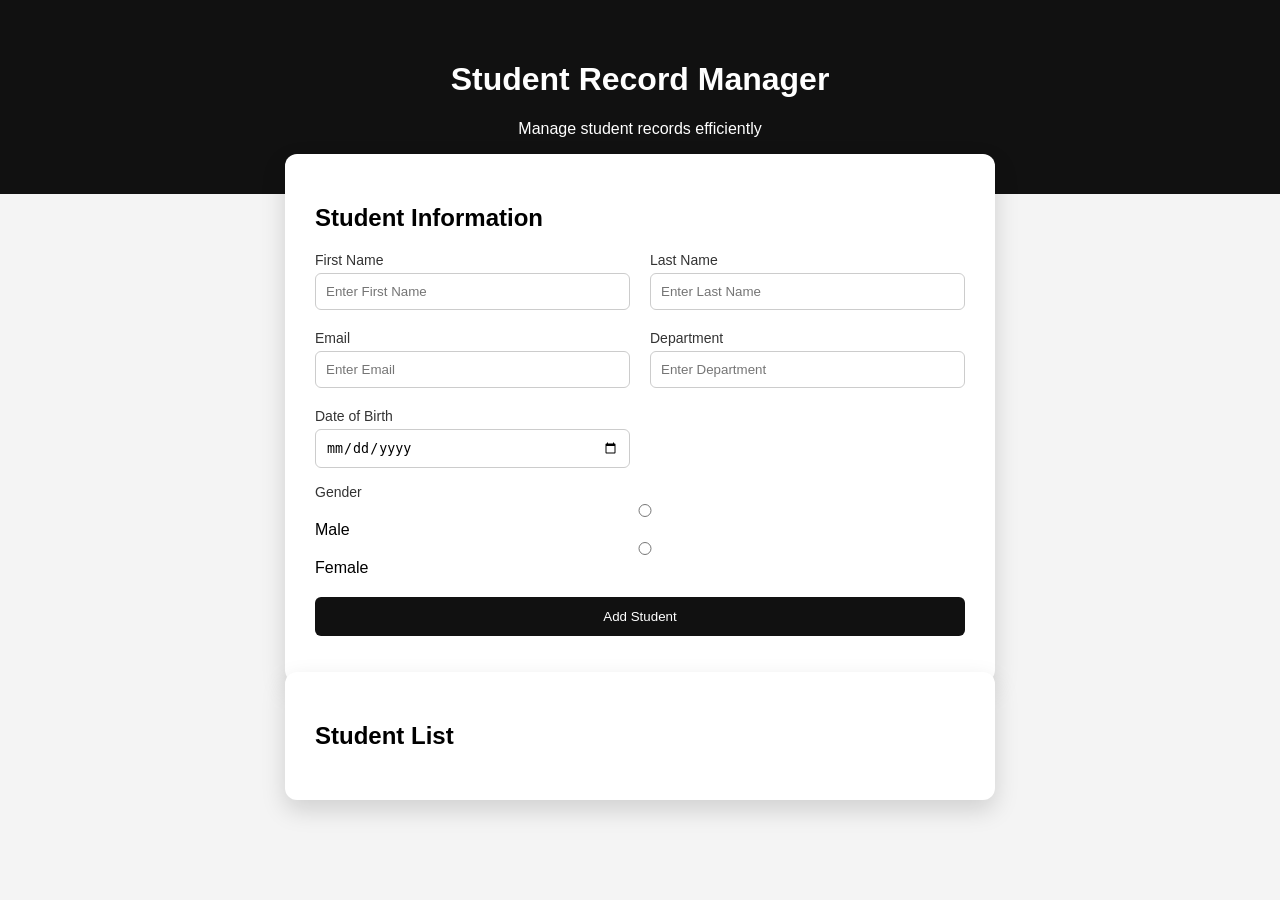
<file: Task_2/index.html>
<!DOCTYPE html>
<html>
<head>
    <title>Student Record Manager</title>
    <link rel="stylesheet" href="style.css">
</head>
<body>
 
<!-- HEADER -->
<div class="header">
    <h1>Student Record Manager</h1>
    <p>Manage student records efficiently</p>
</div>

<!-- FORM -->
<div class="form-container">

    <h2>Student Information</h2>

    <form id="studentForm">

        <div class="grid">

            <div class="input-group">
                <label>First Name</label>
                <input type="text" id="fname" placeholder="Enter First Name">
            </div>

            <div class="input-group">
                <label>Last Name</label>
                <input type="text" id="lname" placeholder="Enter Last Name">
            </div>

            <div class="input-group">
                <label>Email</label>
                <input type="email" id="email" placeholder="Enter Email">
            </div>

            <div class="input-group">
                <label>Department</label>
                <input type="text" id="course" placeholder="Enter Department">
            </div>

            <div class="input-group">
                <label>Date of Birth</label>
                <input type="date" id="dob">
            </div>

            

        </div>

        <div class="gender">
            <label>Gender</label><br>
            <input type="radio" name="gender"> Male
            <input type="radio" name="gender"> Female
        </div>

        <button type="submit">Add Student</button>

        <p id="error"></p>

    </form>

</div>

<!-- STUDENT LIST -->
<div class="form-container">
    <h2>Student List</h2>
    <div id="studentList" class="grid"></div>
</div>

<script src="script.js"></script>

</body>
</html>
</file>
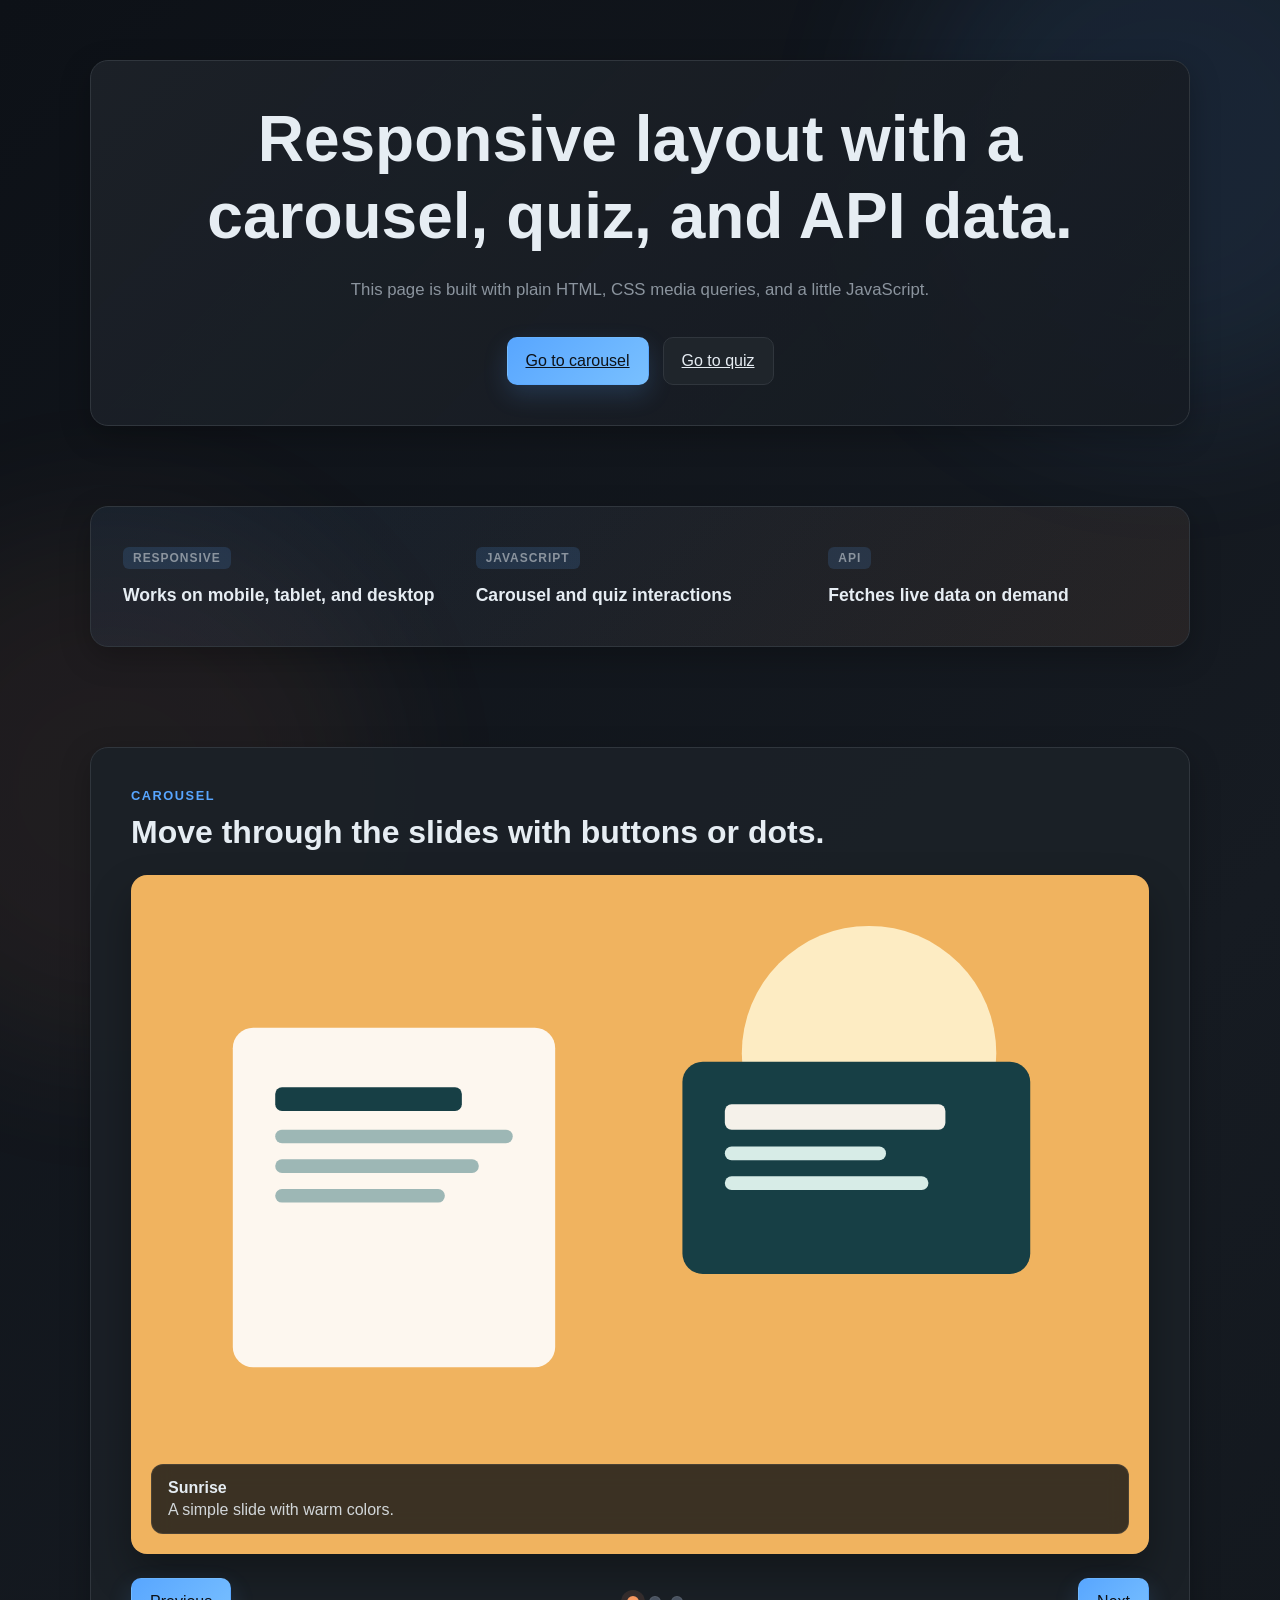
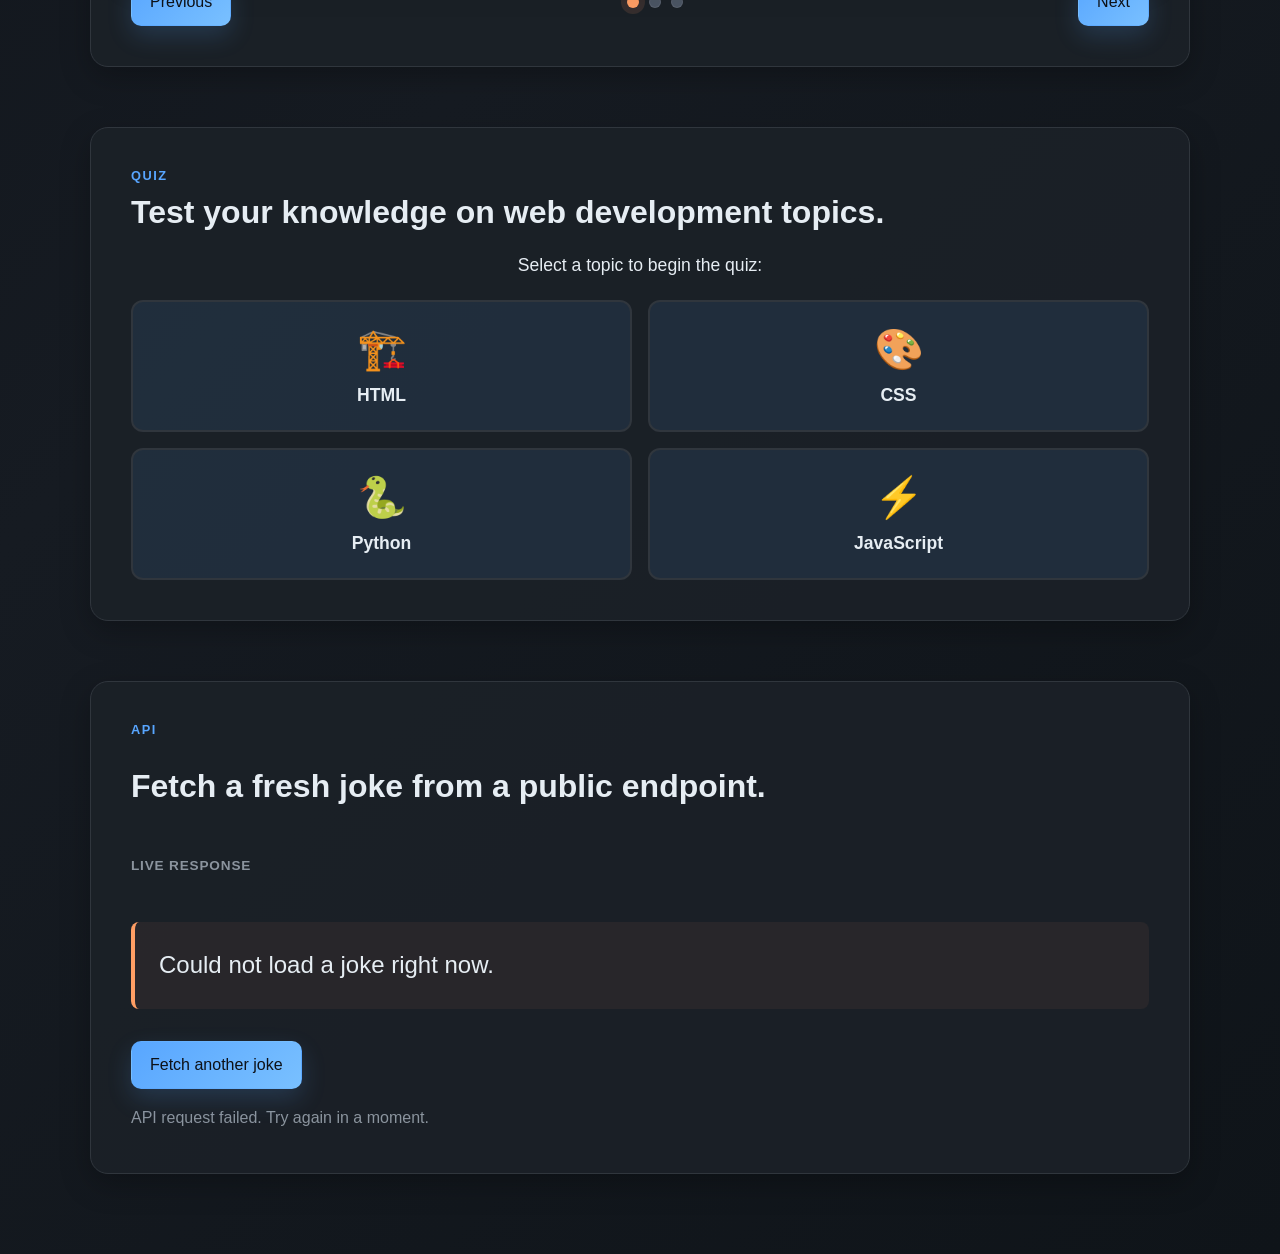
<file: Task_3/index.html>
<!DOCTYPE html>
<html lang="en">
<head>
  <meta charset="UTF-8" />
  <meta name="viewport" content="width=device-width, initial-scale=1.0" />
  <title></title>
  <link rel="stylesheet" href="style.css" />
</head> 

<body>
  <main class="page-shell">
    <header class="intro card">
      <h1>Responsive layout with a carousel, quiz, and API data.</h1>
      <p class="lede">
        This page is built with plain HTML, CSS media queries, and a little JavaScript.
      </p>
      <div class="hero-actions">
        <a href="#carousel" class="primary-btn">Go to carousel</a>
        <a href="#quiz" class="secondary-btn">Go to quiz</a>
      </div>
    </header>

    <section class="card note-row">
      <div>
        <span class="small-label">Responsive</span>
        <strong>Works on mobile, tablet, and desktop</strong>
      </div>
      <div>
        <span class="small-label">JavaScript</span>
        <strong>Carousel and quiz interactions</strong>
      </div>
      <div>
        <span class="small-label">API</span>
        <strong>Fetches live data on demand</strong>
      </div>
    </section>

    <section class="grid">
      <article class="card" id="carousel">
        <p class="eyebrow">Carousel</p>
        <h2>Move through the slides with buttons or dots.</h2>
        <div class="carousel">
          <div class="carousel-stage" aria-live="polite">
            <img id="carouselImage" alt="Carousel slide" />
            <div class="carousel-caption">
              <strong id="carouselTitle"></strong>
              <p id="carouselDescription"></p>
            </div>
          </div>
          <div class="carousel-controls">
            <button id="prevSlide" type="button">Previous</button>
            <div class="dots" id="slideDots" aria-label="Carousel navigation"></div>
            <button id="nextSlide" type="button">Next</button>
          </div>
        </div>
      </article>

      <article class="card" id="quiz">
        <p class="eyebrow">Quiz</p>
        <h2>Test your knowledge on web development topics.</h2>
        <div class="quiz" id="quizApp">
          <div id="topicSelector" class="topic-selector">
            <p class="topic-intro">Select a topic to begin the quiz:</p>
            <div class="topic-buttons">
              <button type="button" class="topic-btn" data-topic="html">
                <span class="topic-icon">🏗️</span>
                <span class="topic-name">HTML</span>
              </button>
              <button type="button" class="topic-btn" data-topic="css">
                <span class="topic-icon">🎨</span>
                <span class="topic-name">CSS</span>
              </button>
              <button type="button" class="topic-btn" data-topic="python">
                <span class="topic-icon">🐍</span>
                <span class="topic-name">Python</span>
              </button>
              <button type="button" class="topic-btn" data-topic="javascript">
                <span class="topic-icon">⚡</span>
                <span class="topic-name">JavaScript</span>
              </button>
            </div>
          </div>
          <div id="quizContent" class="quiz-content" style="display: none;">
            <div class="quiz-meta">
              <span id="questionCounter"></span>
              <span id="scoreCounter"></span>
            </div>
            <h3 id="questionText"></h3>
            <div class="answers" id="answerList"></div>
            <div class="quiz-actions">
              <button id="quizNext" type="button">Check answer</button>
              <button id="quizRestart" type="button" class="ghost-btn">Change topic</button>
            </div>
            <p id="quizFeedback" class="feedback"></p>
          </div>
        </div>
      </article>

      <article class="card api-card" id="api">
        <p class="eyebrow">API</p>
        <h2>Fetch a fresh joke from a public endpoint.</h2>
        <p class="api-label">Live response</p>
        <blockquote id="jokeText">Loading a fresh joke...</blockquote>
        <button id="refreshJoke" type="button">Fetch another joke</button>
        <p id="apiStatus" class="status"></p>
      </article>
    </section>
  </main>

  <script src="script.js"></script>
</body>
</html>
</file>
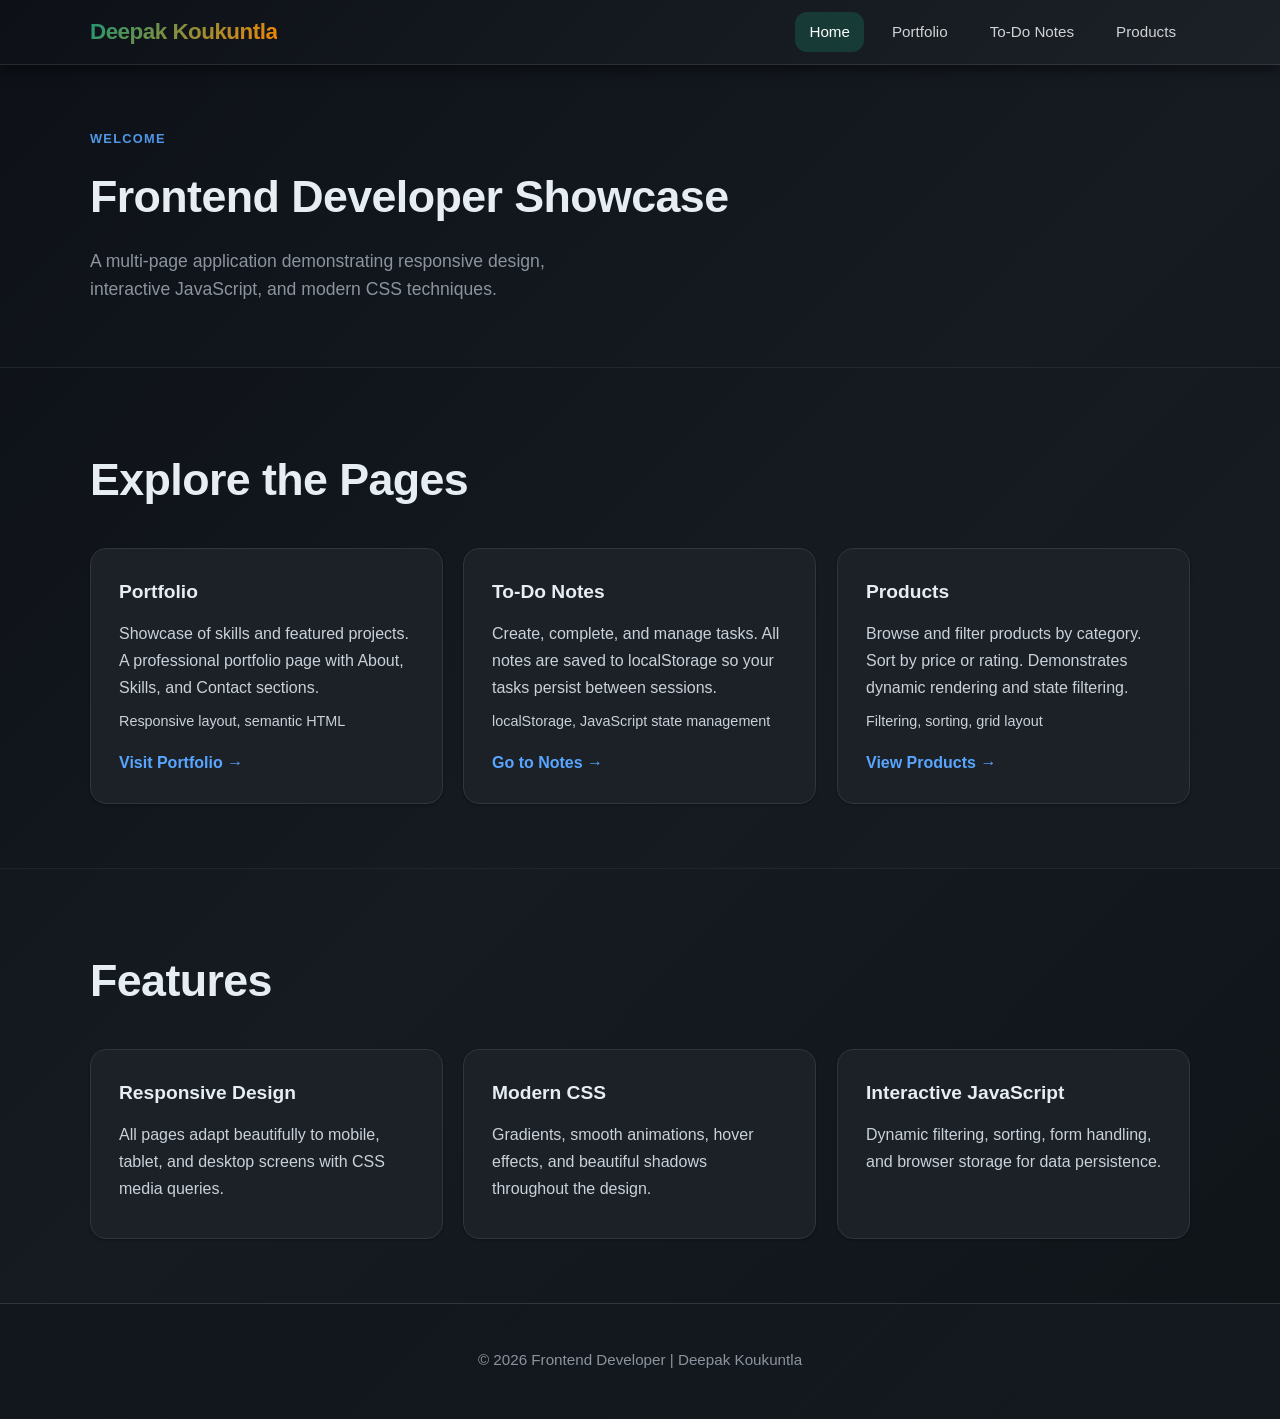
<file: Task_4/index.html>
<!DOCTYPE html>
<html lang="en">
<head>
  <meta charset="UTF-8" />
  <meta name="viewport" content="width=device-width, initial-scale=1.0" />
 
  <title>Frontend Developer | Home</title>
  <link rel="stylesheet" href="style.css" />
</head>
<body>
  <header class="site-header">
    <div class="container nav-wrap">
      <a href="index.html" class="logo">Deepak Koukuntla</a>
        <nav>
        <a href="index.html" class="active">Home</a>
        <a href="portfolio.html">Portfolio</a>
        <a href="notes.html">To-Do Notes</a>
        <a href="products.html">Products</a>
      </nav>
    </div>
  </header>

  <main>
    <section class="section hero">
      <div class="container">
        <p class="tag">Welcome</p>
        <h2>Frontend Developer Showcase</h2>
        <p class="lead">A multi-page application demonstrating responsive design, interactive JavaScript, and modern CSS techniques.</p>
      </div>
    </section>

    <section class="section alt">
      <div class="container">
        <h2>Explore the Pages</h2>
        <div class="portfolio-grid">
          <article class="card">
            <h3>Portfolio</h3>
            <p>
              Showcase of skills and featured projects. A professional portfolio page with About, Skills, and Contact sections.
            </p>
            <p class="meta">Responsive layout, semantic HTML</p>
            <a href="portfolio.html" class="btn-link">Visit Portfolio →</a>
          </article>

          <article class="card">
            <h3>To-Do Notes</h3>
            <p>
              Create, complete, and manage tasks. All notes are saved to localStorage so your tasks persist between sessions.
            </p>
            <p class="meta">localStorage, JavaScript state management</p>
            <a href="notes.html" class="btn-link">Go to Notes →</a>
          </article>

          <article class="card">
            <h3>Products</h3>
            <p>
              Browse and filter products by category. Sort by price or rating. Demonstrates dynamic rendering and state filtering.
            </p>
            <p class="meta">Filtering, sorting, grid layout</p>
            <a href="products.html" class="btn-link">View Products →</a>
          </article>
        </div>
      </div>
    </section>

    <section class="section">
      <div class="container">
        <h2>Features</h2>
        <div class="portfolio-grid">
          <article class="card">
            <h3>Responsive Design</h3>
            <p>All pages adapt beautifully to mobile, tablet, and desktop screens with CSS media queries.</p>
          </article>
          <article class="card">
            <h3>Modern CSS</h3>
            <p>Gradients, smooth animations, hover effects, and beautiful shadows throughout the design.</p>
          </article>
          <article class="card">
            <h3>Interactive JavaScript</h3>
            <p>Dynamic filtering, sorting, form handling, and browser storage for data persistence.</p>
          </article>
        </div>
      </div>
    </section>
  </main>

  <footer class="site-footer">
    <div class="container">
      <p>&copy; 2026 Frontend Developer | Deepak Koukuntla</p>
    </div>
  </footer>

  <script src="main.js"></script>
</body>
</html>
</file>
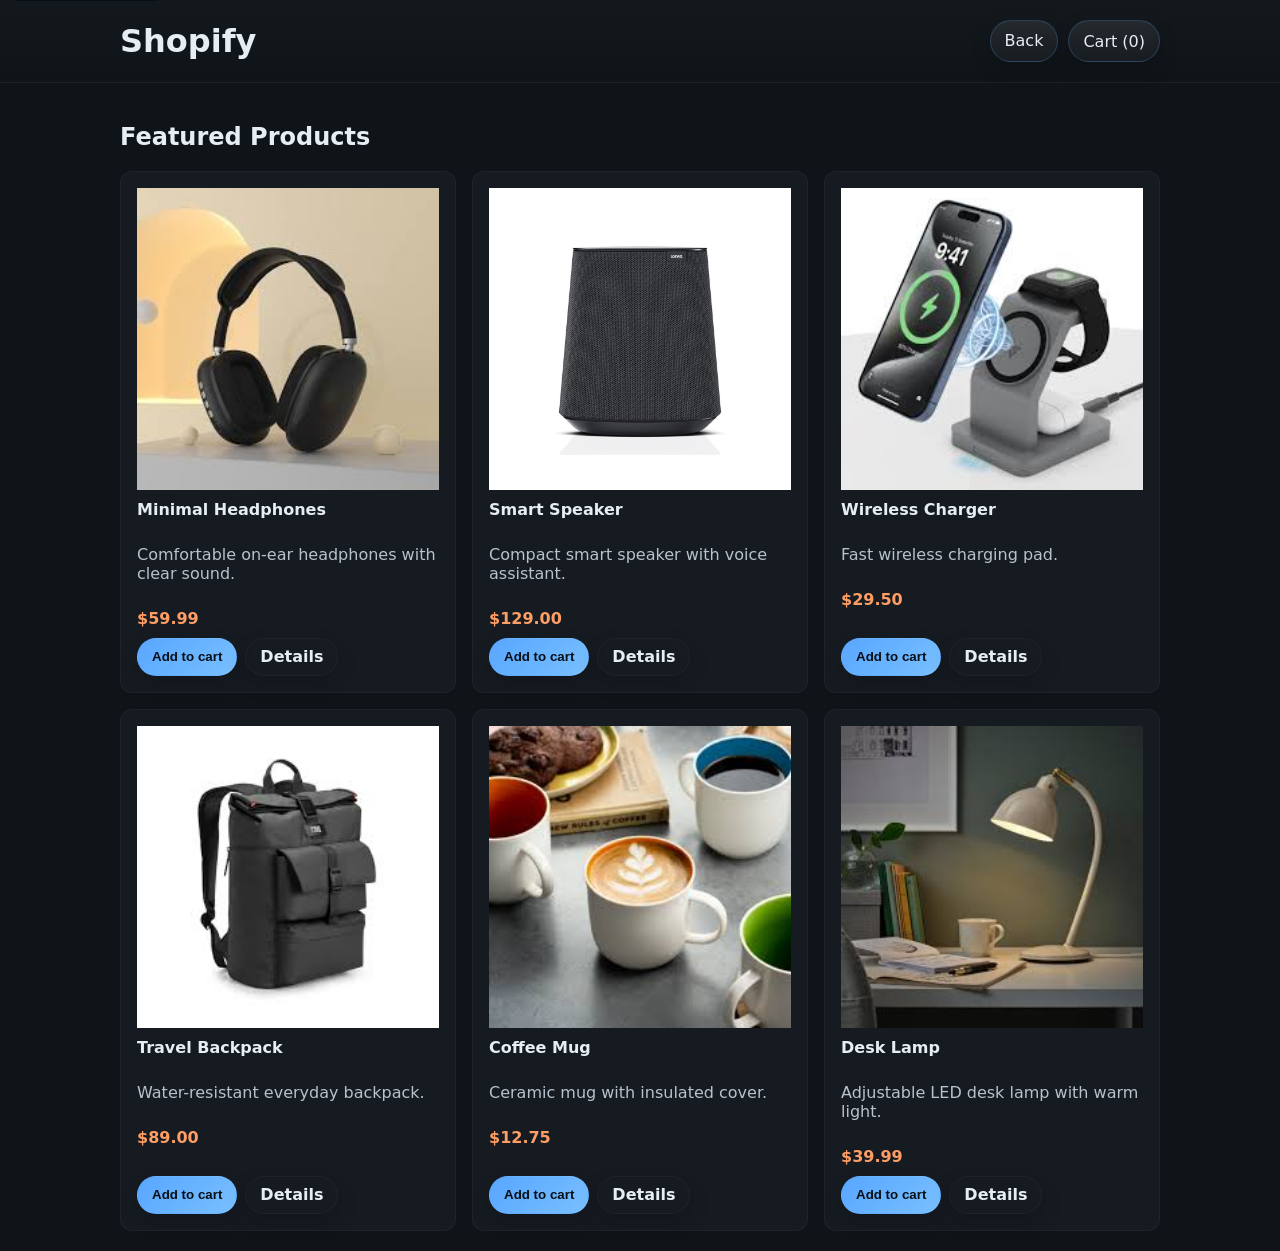
<file: Task_5/index.html>
<!doctype html>
<html lang="en">
<head>
  <meta charset="utf-8" />
  <meta name="viewport" content="width=device-width,initial-scale=1" />
  <title>Shopify</title>
  <link rel="stylesheet" href="style.css" />
  <style>
  
    .store-header{border-bottom:1px solid rgba(255,255,255,0.04);background:linear-gradient(180deg,rgba(255,255,255,0.02),transparent)}
    .store-header .container{display:flex;align-items:center;justify-content:space-between}
    .brand{margin:0;font-weight:700}
  </style>
</head>

<body>
  <a class="skip-link" href="#products">Skip to products</a>
  <header class="store-header">
    <div class="container">
      <h1 class="brand">Shopify</h1>
      <nav class="top-actions">
        <a href="../index.html">Back</a>
        <a href="cart.html" class="cart-link" aria-label="Open cart page">Cart (<span id="cartCount">0</span>)</a>
      </nav>
    </div>
  </header>

  <main class="container">
    <section class="hero">
      <h2>Featured Products</h2>
     
    </section>

    <section id="products" class="products-grid" aria-live="polite"></section>
  </main>

  <script src="cart.js" defer></script>
  <script src="products.js" defer></script>
</body>
</html>
</file>
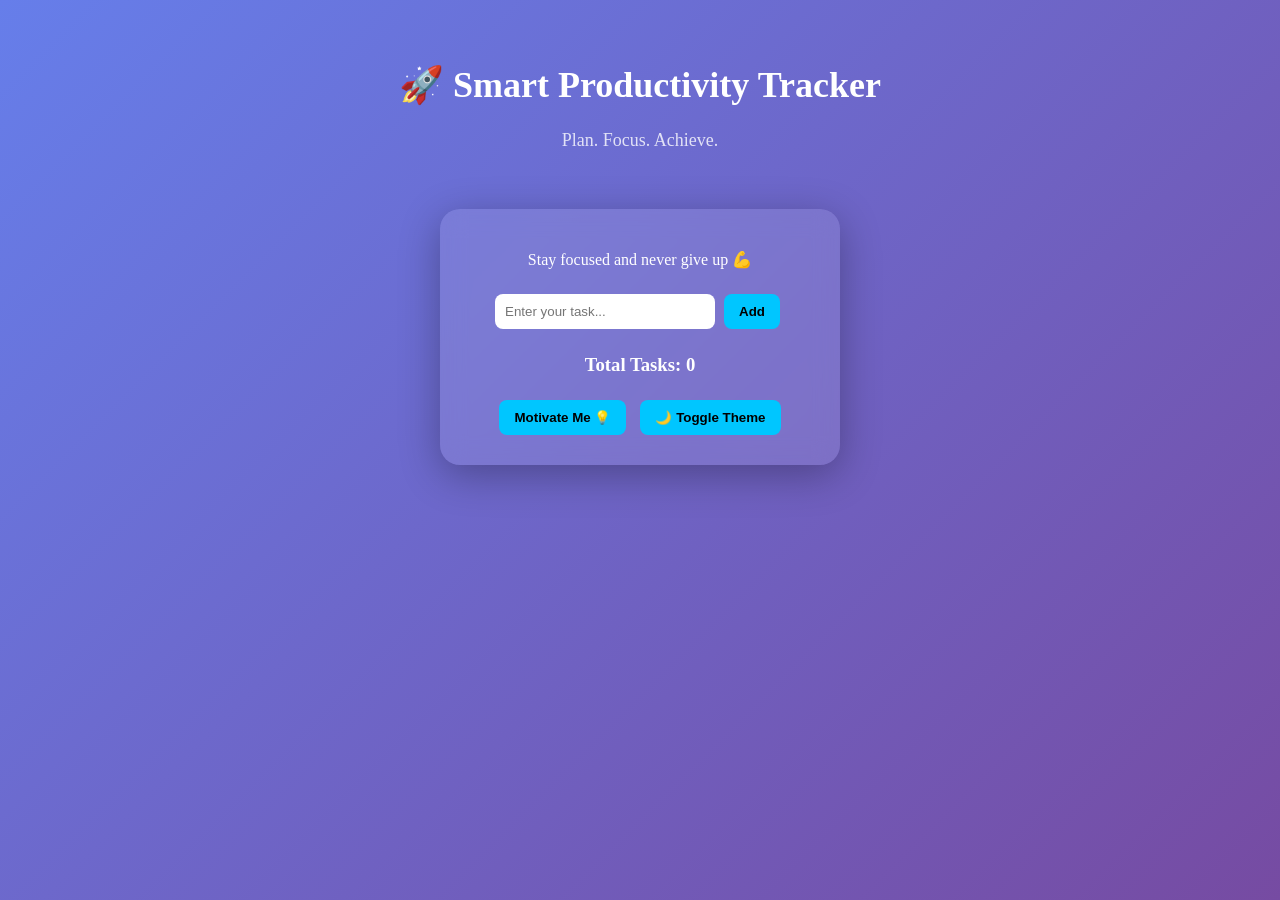
<file: ApexPlanet-Internship/Task_1/index.html>
<!DOCTYPE html>
<html>
<head>
    <title>Smart Productivity Tracker</title>
    <link rel="stylesheet" href="style.css">
</head>
<body>

   
    <div class="hero">
        <h1 class="title">🚀 Smart Productivity Tracker</h1>
        <p class="tagline">Plan. Focus. Achieve.</p>
    </div>

    
    <div class="app-container">

        <p id="quote">Stay focused and never give up 💪</p>

        <div class="input-section">
            <input type="text" id="taskInput" placeholder="Enter your task...">
            <button onclick="addTask()">Add</button>
        </div>

        <h3>Total Tasks: <span id="taskCount">0</span></h3>

        <ul id="taskList"></ul>

        <div class="buttons">
            <button onclick="showMessage()">Motivate Me 💡</button>
            <button onclick="toggleTheme()">🌙 Toggle Theme</button>
        </div>

    </div>

    <script src="script.js"></script>
</body>
</html>
</file>
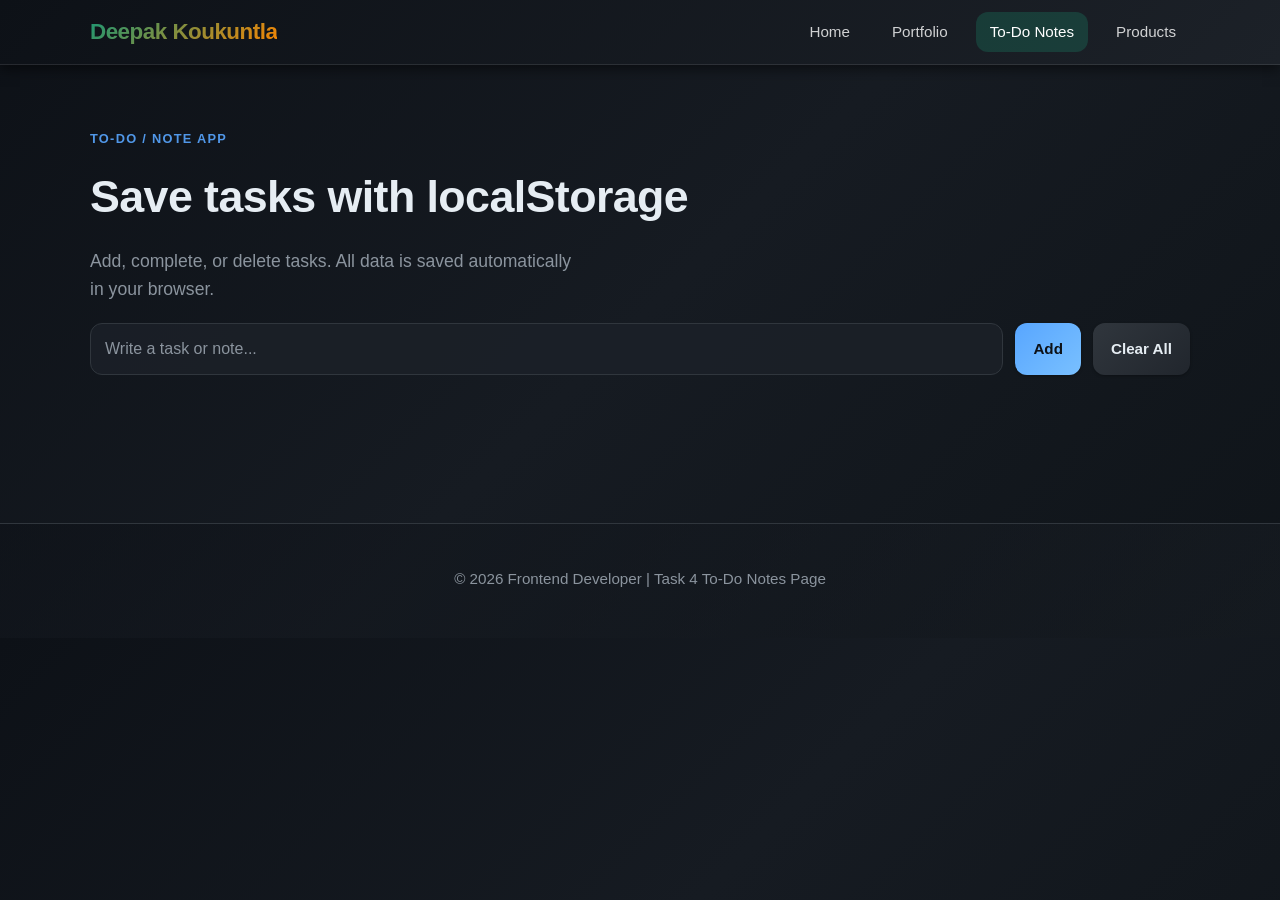
<file: Task_4/notes.html>
<!DOCTYPE html>
<html lang="en">
<head>
  <meta charset="UTF-8" />
  <meta name="viewport" content="width=device-width, initial-scale=1.0" />

  <title>To-Do Notes</title>
  <link rel="stylesheet" href="style.css" />
</head>
<body>
  <header class="site-header">
    <div class="container nav-wrap">
      <a href="index.html" class="logo">Deepak Koukuntla</a>
      <nav>
        <a href="index.html">Home</a>
        <a href="portfolio.html">Portfolio</a>
        <a href="notes.html" class="active">To-Do Notes</a>
        <a href="products.html">Products</a>
      </nav>
    </div>
  </header>

  
  <main>
    <section class="section">
      <div class="container">
        <p class="tag">To-Do / Note App</p>
        <h2>Save tasks with localStorage</h2>
        <p class="lead">
          Add, complete, or delete tasks. All data is saved automatically in your browser.
        </p>

        <div class="note-controls">
          <input id="noteInput" type="text" placeholder="Write a task or note..." />
          <button id="addNoteBtn" type="button">Add</button>
          <button id="clearNotesBtn" type="button" class="secondary">Clear All</button>
        </div>

        <ul id="notesList" class="notes-list"></ul>
      </div>
    </section>
  </main>

  <footer class="site-footer">
    <div class="container">
      <p>&copy; 2026 Frontend Developer | Task 4 To-Do Notes Page</p>
    </div>
  </footer>

  <script src="notes.js"></script>
</body>
</html>
</file>
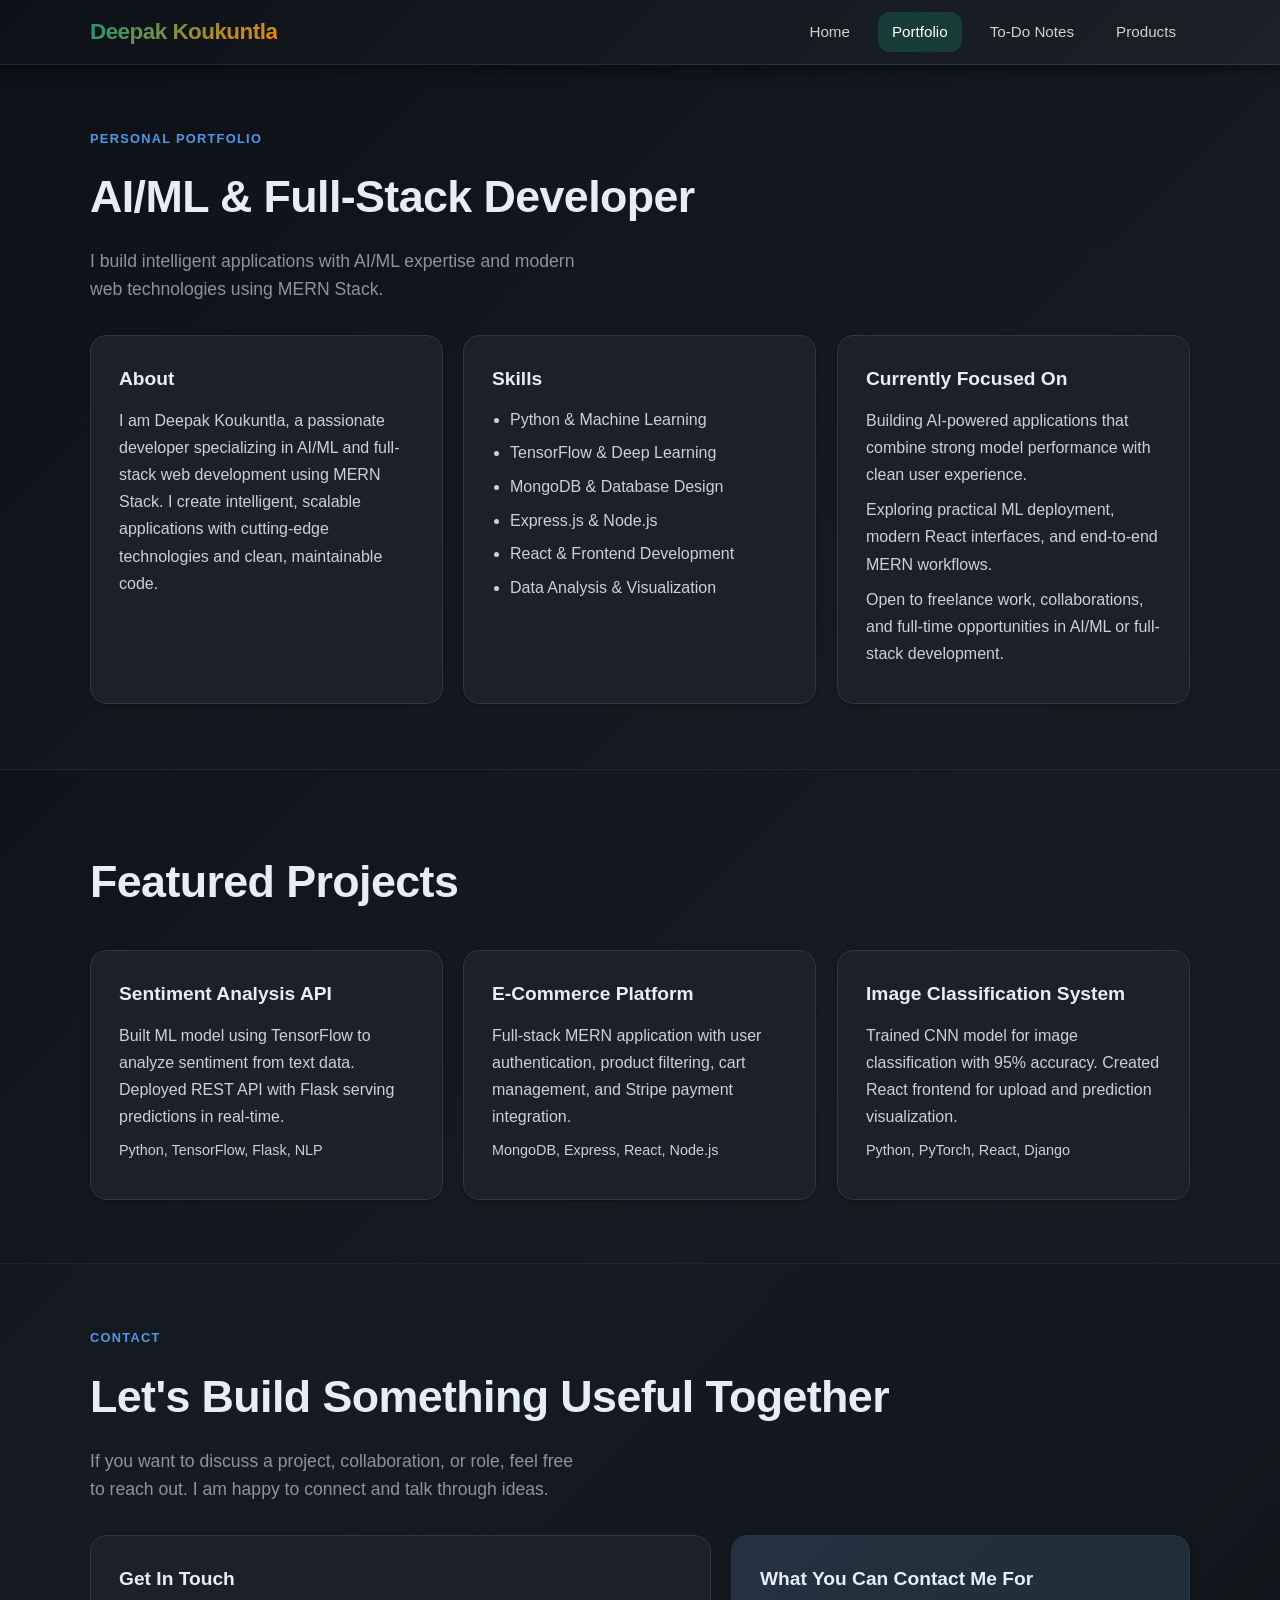
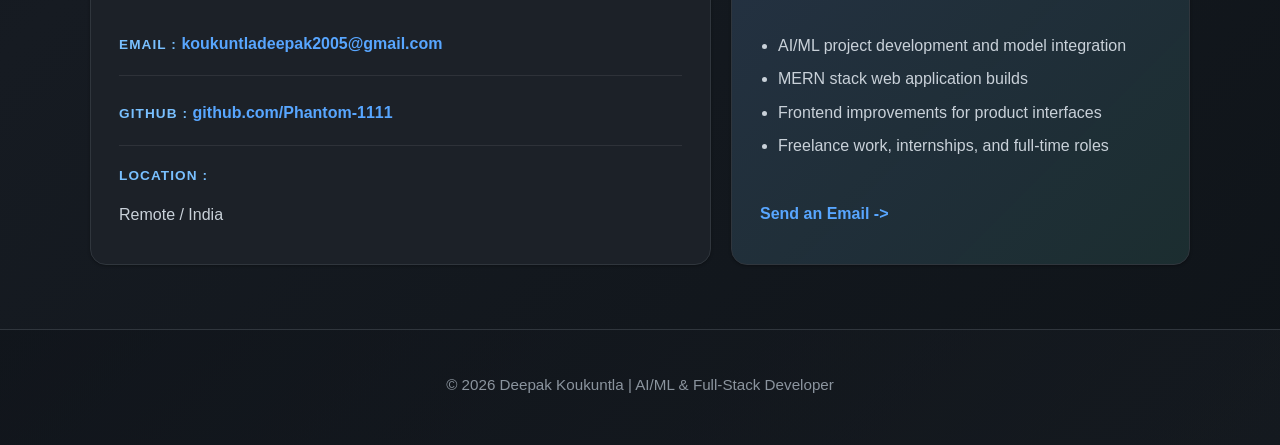
<file: Task_4/portfolio.html>
<!DOCTYPE html>
<html lang="en">
<head>
  <meta charset="UTF-8" />
  <meta name="viewport" content="width=device-width, initial-scale=1.0" />

  <title>Portfolio | Deepak Koukuntla</title>
  <link rel="stylesheet" href="style.css" />
</head>
<body>
  <header class="site-header">
    <div class="container nav-wrap">
      <a href="index.html" class="logo">Deepak Koukuntla</a>
      <nav>
        <a href="index.html">Home</a>
        <a href="portfolio.html" class="active">Portfolio</a>
        <a href="notes.html">To-Do Notes</a>
        <a href="products.html">Products</a>
      </nav>
    </div>
  </header>

  
  <main>
    <section class="section">
      <div class="container">
        <p class="tag">Personal Portfolio</p>
        <h2>AI/ML & Full-Stack Developer</h2>
        <p class="lead">
          I build intelligent applications with AI/ML expertise and modern web technologies using MERN Stack.
        </p>

        <div class="portfolio-grid">
          <article class="card">
            <h3>About</h3>
            <p>
              I am Deepak Koukuntla, a passionate developer specializing in AI/ML and full-stack web development using MERN Stack. I create intelligent, scalable applications with cutting-edge technologies and clean, maintainable code.
            </p>
          </article>
          <article class="card">
            <h3>Skills</h3>
            <ul>
              <li>Python & Machine Learning</li>
              <li>TensorFlow & Deep Learning</li>
              <li>MongoDB & Database Design</li>
              <li>Express.js & Node.js</li>
              <li>React & Frontend Development</li>
              <li>Data Analysis & Visualization</li>
            </ul>
          </article>
          <article class="card">
            <h3>Currently Focused On</h3>
            <p>Building AI-powered applications that combine strong model performance with clean user experience.</p>
            <p>Exploring practical ML deployment, modern React interfaces, and end-to-end MERN workflows.</p>
            <p>Open to freelance work, collaborations, and full-time opportunities in AI/ML or full-stack development.</p>
          </article>
        </div>
      </div>
    </section>

    <section class="section alt">
      <div class="container">
        <h2>Featured Projects</h2>
        <div class="portfolio-grid">
          <article class="card">
            <h3>Sentiment Analysis API</h3>
            <p>Built ML model using TensorFlow to analyze sentiment from text data. Deployed REST API with Flask serving predictions in real-time.</p>
            <p class="meta">Python, TensorFlow, Flask, NLP</p>
          </article>
          <article class="card">
            <h3>E-Commerce Platform</h3>
            <p>Full-stack MERN application with user authentication, product filtering, cart management, and Stripe payment integration.</p>
            <p class="meta">MongoDB, Express, React, Node.js</p>
          </article>
          <article class="card">
            <h3>Image Classification System</h3>
            <p>Trained CNN model for image classification with 95% accuracy. Created React frontend for upload and prediction visualization.</p>
            <p class="meta">Python, PyTorch, React, Django</p>
          </article>
        </div>
      </div>
    </section>

    <section class="section">
      <div class="container">
        <p class="tag">Contact</p>
        <h2>Let's Build Something Useful Together</h2>
        <p class="lead">
          If you want to discuss a project, collaboration, or role, feel free to reach out. I am happy to connect and talk through ideas.
        </p>

        <div class="contact-layout">
          <article class="card contact-card">
            <h3>Get In Touch</h3>
            <div class="contact-list">
              <div class="contact-item">
                <span class="contact-label">Email : </span>
                <a href="mailto:koukuntladeepak2005@gmail.com" class="btn-link">koukuntladeepak2005@gmail.com</a>
              </div>
              <div class="contact-item">
                <span class="contact-label">GitHub : </span>
                <a href="https://github.com/Phantom-1111" class="btn-link" target="_blank" rel="noreferrer">github.com/Phantom-1111</a>
              </div>
              <div class="contact-item">
                <span class="contact-label">Location : </span>
                <p>Remote / India</p>
              </div>
            </div>
          </article>

          <article class="card contact-card contact-highlight">
            <h3>What You Can Contact Me For</h3>
            <ul>
              <li>AI/ML project development and model integration</li>
              <li>MERN stack web application builds</li>
              <li>Frontend improvements for product interfaces</li>
              <li>Freelance work, internships, and full-time roles</li>
            </ul>
            <a href="mailto:koukuntladeepak2005@gmail.com" class="btn-link">Send an Email -></a>
          </article>
        </div>
      </div>
    </section>
  </main>

  <footer class="site-footer">
    <div class="container">
      <p>&copy; 2026 Deepak Koukuntla | AI/ML & Full-Stack Developer</p>
    </div>
  </footer>

  <script src="main.js"></script>
</body>
</html>
</file>
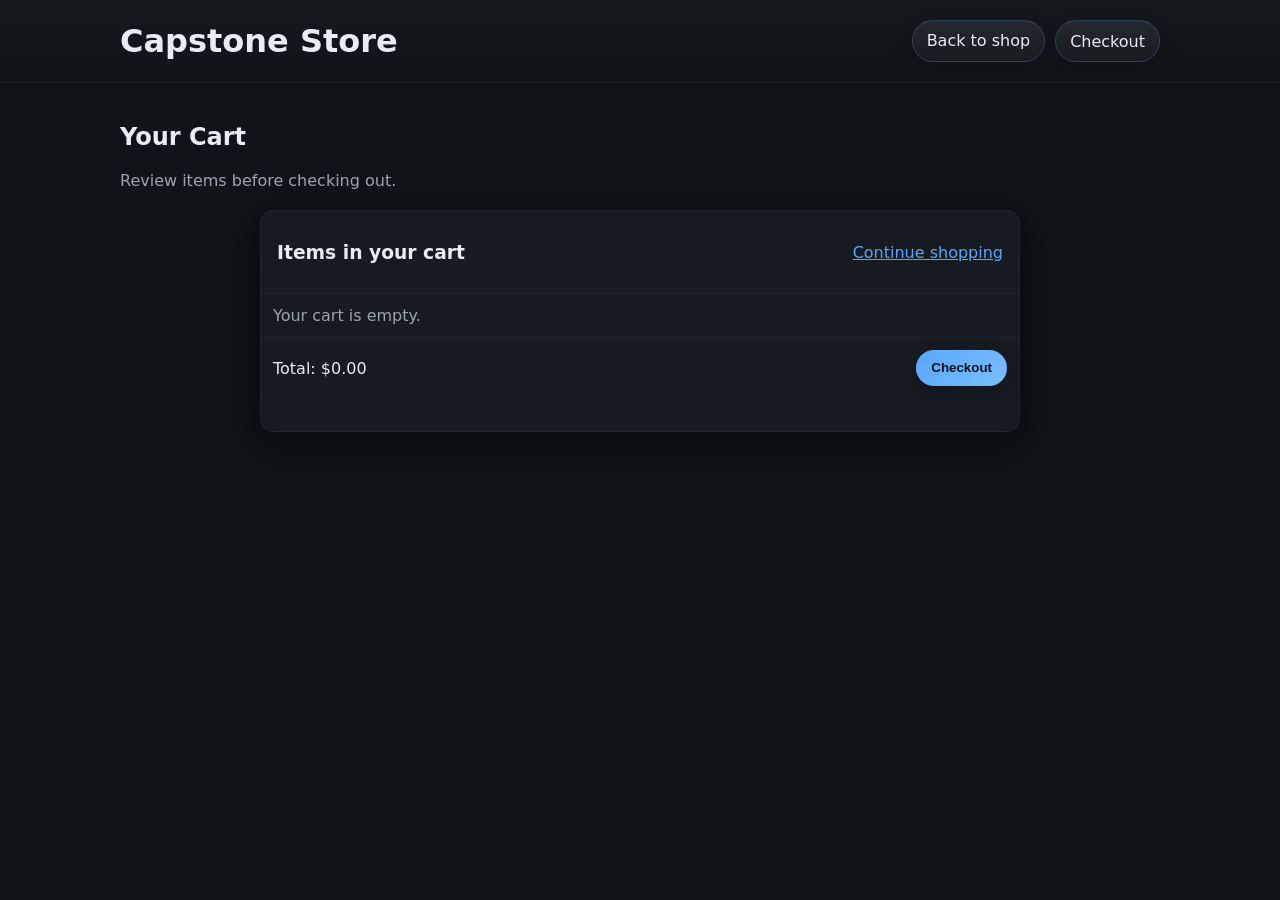
<file: Task_5/cart.html>
<!doctype html>
<html lang="en">
<head>
  <meta charset="utf-8" />
  <meta name="viewport" content="width=device-width,initial-scale=1" />
  <title>Cart — Capstone Store</title>
  <link rel="stylesheet" href="style.css" />
</head>

<body>
  <header class="store-header">
    <div class="container">
      <h1 class="brand">Capstone Store</h1>
      <nav class="top-actions">
        <a href="index.html">Back to shop</a>
        <a href="checkout.html" class="cart-link">Checkout</a>
      </nav>
    </div>
  </header>

  <main class="container">
    <section class="hero">
      <h2>Your Cart</h2>
      <p class="lead">Review items before checking out.</p>
    </section>

    <section id="cartPane" class="cart-pane page-cart" role="region" aria-label="Cart items" tabindex="-1">
      <div class="cart-inner">
        <header class="cart-head">
          <h3 id="cartTitle">Items in your cart</h3>
          <a href="index.html">Continue shopping</a>
        </header>
        <div id="cartItems" class="cart-items"></div>
        <footer class="cart-footer">
          <div class="cart-total">Total: $<span id="cartTotal">0.00</span></div>
          <button id="checkoutBtn" class="btn primary">Checkout</button>
        </footer>
      </div>
    </section>
  </main>

  <script src="cart.js" defer></script>
  <script src="products.js" defer></script>
</body>
</html>
</file>
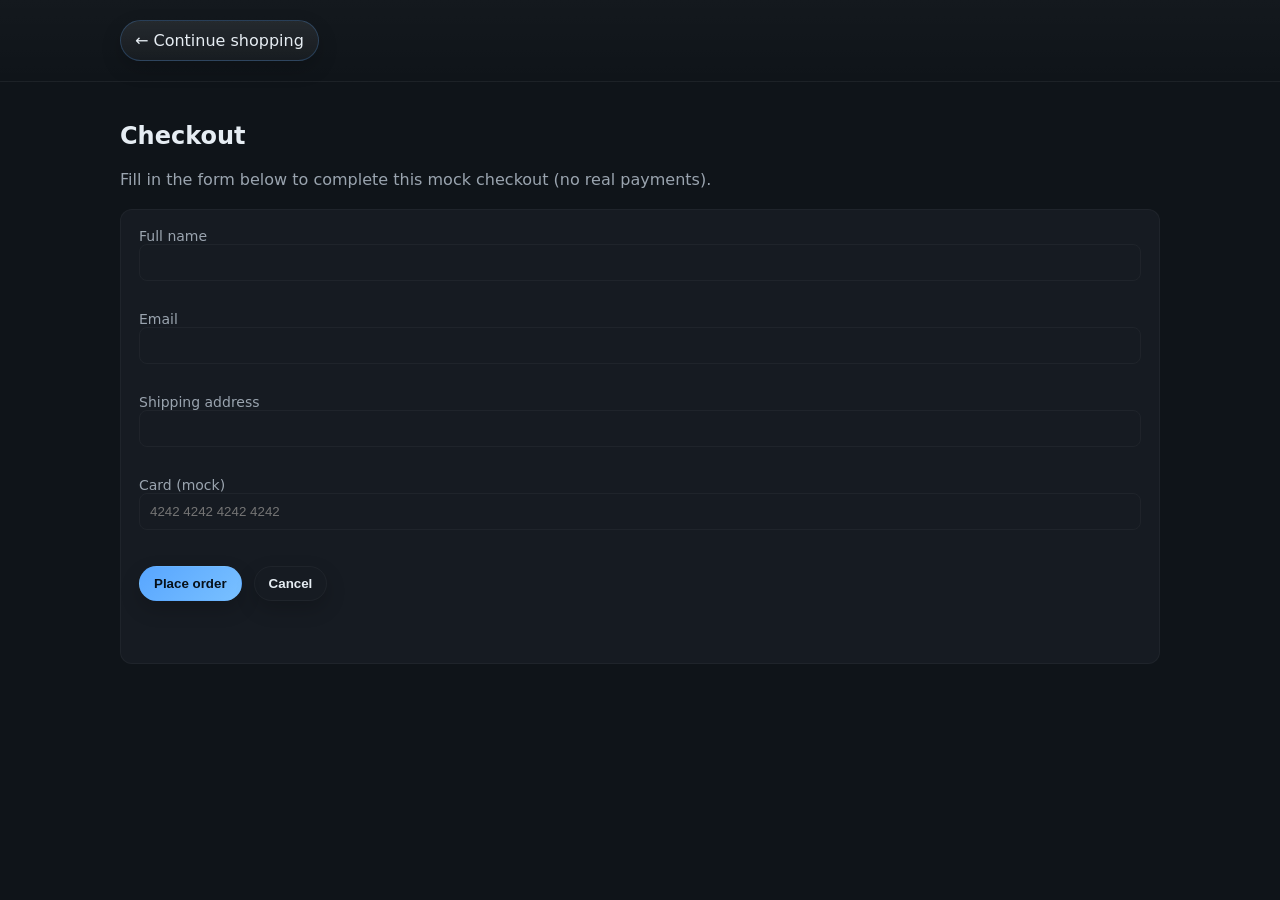
<file: Task_5/checkout.html>
<!doctype html>
<html lang="en">
<head>
  <meta charset="utf-8" />
  <meta name="viewport" content="width=device-width,initial-scale=1" />
  <title>Checkout — Capstone Store</title>
  <link rel="stylesheet" href="style.css" />
</head>

<body>
  <header class="store-header"><div class="container"><a href="index.html">← Continue shopping</a></div></header>
  <main class="container">
    <section class="hero">
      <h2>Checkout</h2>
      <p class="lead">Fill in the form below to complete this mock checkout (no real payments).</p>
    </section>

    <section class="panel">
      <form id="checkoutForm" novalidate>
        <div style="display:grid;gap:12px">
          <label>
            Full name
            <input id="name" name="name" type="text" autocomplete="name" required aria-required="true" />
          </label>
          <label>
            Email
            <input id="email" name="email" type="email" autocomplete="email" required aria-required="true" />
          </label>
          <label>
            Shipping address
            <input id="address" name="address" type="text" autocomplete="street-address" required aria-required="true" />
          </label>
          <label>
            Card (mock)
            <input id="card" name="card" type="text" inputmode="numeric" autocomplete="cc-number" placeholder="4242 4242 4242 4242" required aria-required="true" />
          </label>
          <div style="display:flex;gap:12px;align-items:center">
            <button type="submit" class="btn primary">Place order</button>
            <button type="button" id="cancelBtn" class="btn ghost">Cancel</button>
          </div>
          <p id="checkoutMsg" class="muted" aria-live="polite"></p>
        </div>
      </form>
    </section>
  </main>

  <script src="checkout.js" defer></script>
</body>
</html>
</file>
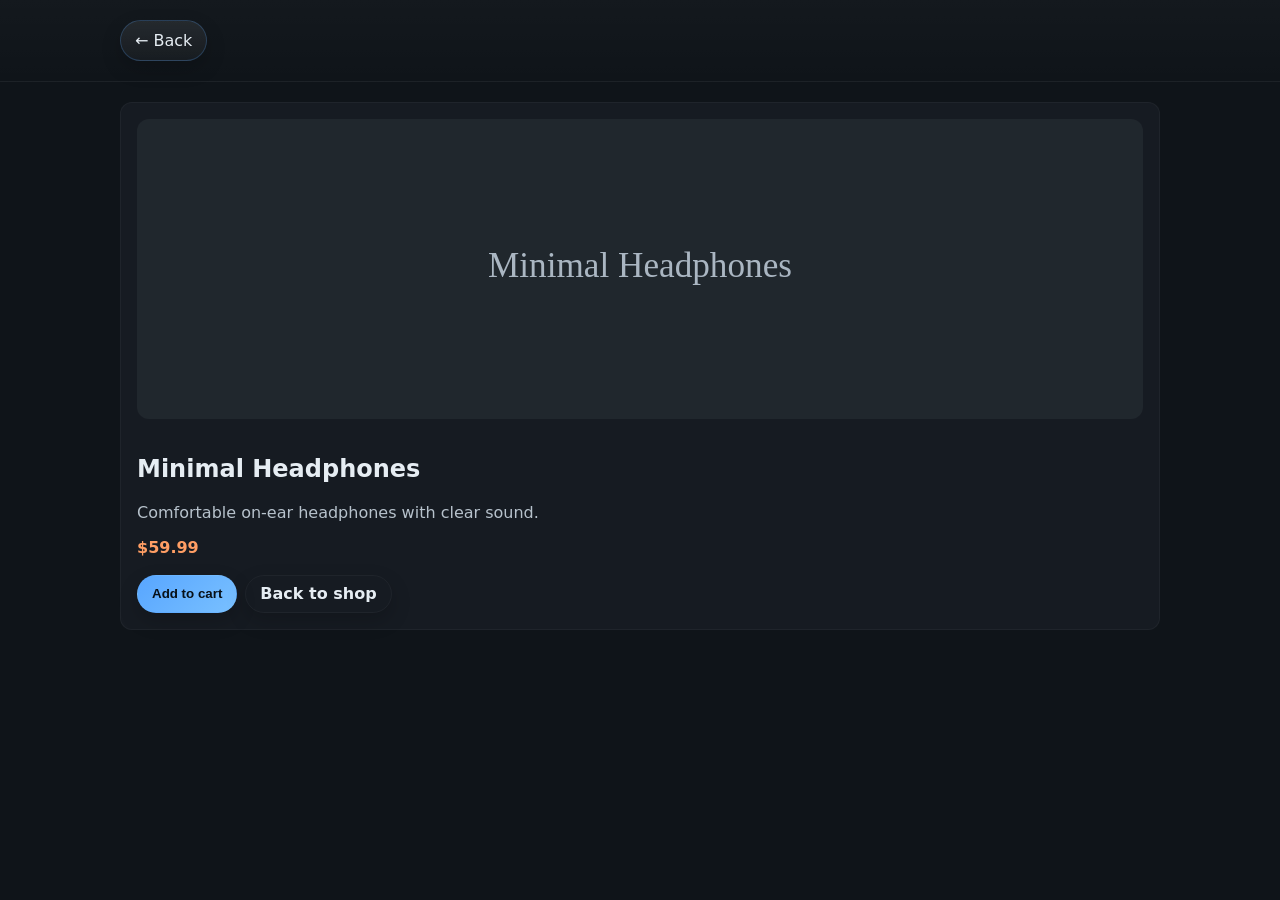
<file: Task_5/product.html>
<!doctype html>
<html lang="en">
<head>
  <meta charset="utf-8" />
  <meta name="viewport" content="width=device-width,initial-scale=1" />
  <title>Product</title>
  <link rel="stylesheet" href="style.css" />
</head>

<body>
  <header class="store-header"><div class="container"><a href="index.html">← Back</a></div></header>
  <main class="container">
    <div id="productRoot"></div>
  </main>
  <script>
    // standalone product details page — ES5-friendly version
    var PRODUCTS = [
      { id: 'p1', title: 'Minimal Headphones', price: 59.99, desc: 'Comfortable on-ear headphones with clear sound.' },
      { id: 'p2', title: 'Smart Speaker', price: 129.0, desc: 'Compact smart speaker with voice assistant.' },
      { id: 'p3', title: 'Wireless Charger', price: 29.5, desc: 'Fast wireless charging pad.' },
      { id: 'p4', title: 'Travel Backpack', price: 89.0, desc: 'Water-resistant everyday backpack.' },
      { id: 'p5', title: 'Coffee Mug', price: 12.75, desc: 'Ceramic mug with insulated cover.' },
      { id: 'p6', title: 'Desk Lamp', price: 39.99, desc: 'Adjustable LED desk lamp with warm light.' }
    ];

    var params = (function(){ try { return new URLSearchParams(location.search); } catch(e){ return { get: function(){ return null; } }; } })();
    var id = params.get('id');
    var root = document.getElementById('productRoot');
    var p = (function(){
      for(var i=0;i<PRODUCTS.length;i++){ if(PRODUCTS[i].id===id) return PRODUCTS[i]; }
      return PRODUCTS[0];
    })();

    root.innerHTML = '<article class="product" style="display:block">' +
      '<img class="product-image" src="' + (p.img || (function(){
        var svg = '<svg xmlns="http://www.w3.org/2000/svg" width="800" height="480">' +
          '<rect width="100%" height="100%" fill="#20272d"/>' +
          '<text x="50%" y="50%" dominant-baseline="middle" text-anchor="middle" font-size="28" fill="#aab6c2">' + p.title + '</text>' +
        '</svg>';
        return 'data:image/svg+xml;charset=UTF-8,' + encodeURIComponent(svg);
      })()) + '" alt="' + p.title + '" />' +
      '<h2>' + p.title + '</h2>' +
      '<p class="muted">' + p.desc + '</p>' +
      '<div class="price">$' + p.price.toFixed(2) + '</div>' +
      '<div class="actions" style="margin-top:18px">' +
        '<button class="btn primary" id="add">Add to cart</button>' +
        '<a class="btn ghost" href="index.html">Back to shop</a>' +
      '</div>' +
    '</article>';

    var addBtn = document.getElementById('add');
    if (addBtn) addBtn.addEventListener('click', function(){
      var cart = {};
      try { cart = JSON.parse(localStorage.getItem('capstone-cart') || '{}'); } catch(e) { cart = {}; }
      cart[p.id] = (cart[p.id] || 0) + 1;
      localStorage.setItem('capstone-cart', JSON.stringify(cart));
      alert('Added to cart');
    });
  </script>
</file>
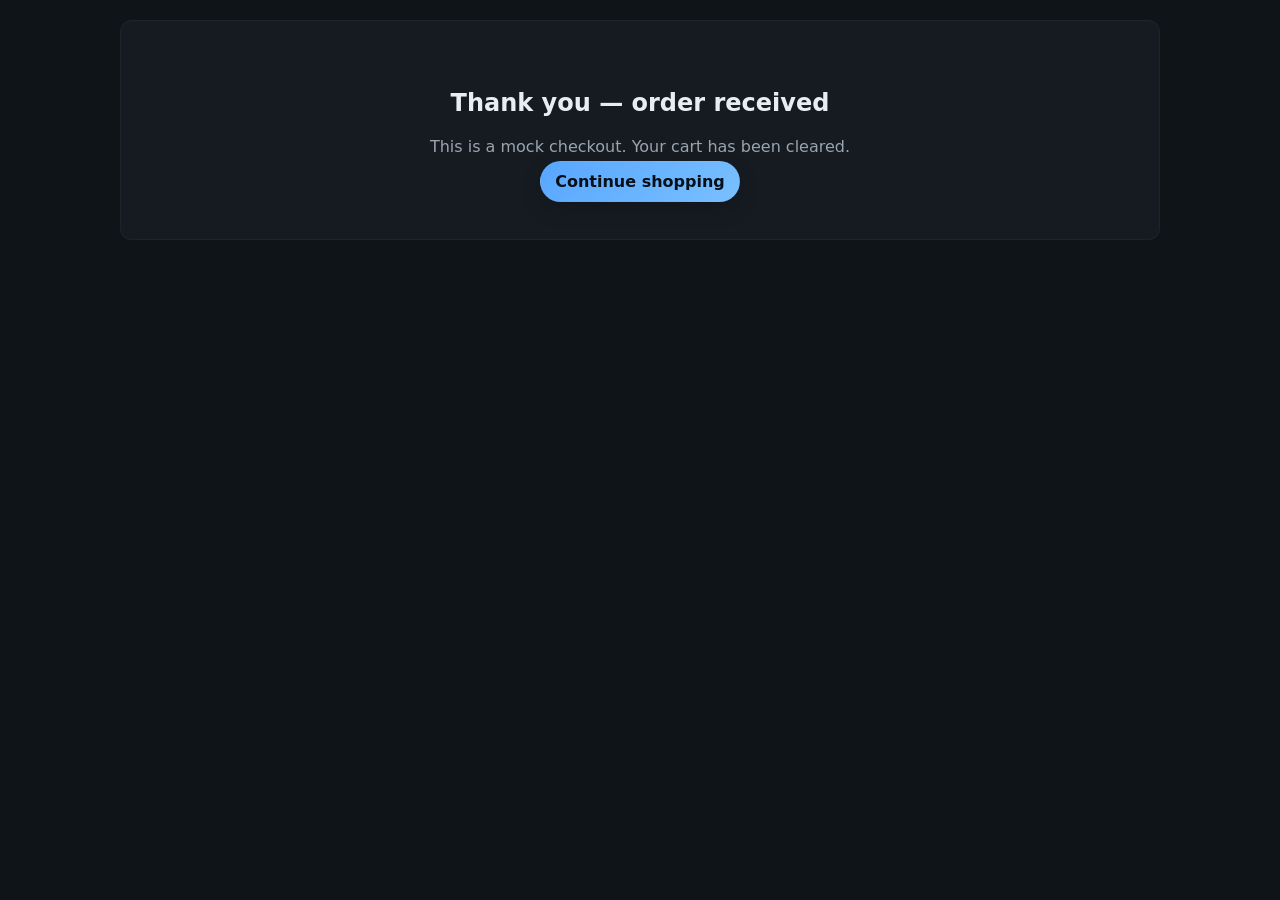
<file: Task_5/success.html>
<!doctype html>
<html lang="en">
<head>
  <meta charset="utf-8" />
  <meta name="viewport" content="width=device-width,initial-scale=1" />
  <title>Order Complete</title>
  <link rel="stylesheet" href="style.css" />
</head>

<body>
  <main class="container">
    <section class="panel" style="text-align:center;padding:48px">
      <h2>Thank you — order received</h2>
      <p class="lead">This is a mock checkout. Your cart has been cleared.</p>
      <a class="btn primary" href="index.html">Continue shopping</a>
    </section>
  </main>
</body>
</html>
</file>
<file: Task_2/style.css>
body {
    margin: 0;
    font-family: 'Segoe UI', sans-serif;
    background-color: #f4f4f4;
}

/* HEADER */
.header {
    background: #111;
    color: white;
    text-align: center;
    padding: 40px 20px;
}

/* FORM CARD */
.form-container {
    width: 650px;
    margin: -40px auto 30px;
    background: white;
    padding: 30px;
    border-radius: 12px;
    box-shadow: 0 10px 25px rgba(0,0,0,0.15);
}

/* GRID */
.grid {
    display: grid;
    grid-template-columns: 1fr 1fr;
    gap: 20px;
}

/* INPUT GROUP */
.input-group {
    display: flex;
    flex-direction: column;
}

/* LABEL */
label {
    margin-bottom: 5px;
    font-size: 14px;
    color: #333;
}

/* INPUTS */
input {
    width: 100%;
    padding: 10px;
    border: 1px solid #ccc;
    border-radius: 6px;
    box-sizing: border-box;
}

input:focus {
    border-color: #111;
    outline: none;
}

/* GENDER */
.gender {
    margin-top: 15px;
}

/* BUTTON */
button {
    width: 100%;
    padding: 12px;
    margin-top: 20px;
    border: none;
    border-radius: 6px;
    background: #111;
    color: white;
    cursor: pointer;
}

button:hover {
    background: #333;
}

/* CARD */
.card {
    background: #fafafa;
    padding: 15px;
    border-radius: 10px;
    border: 1px solid #ddd;
}

.card:hover {
    transform: translateY(-3px);
}

/* DELETE */
.delete {
    margin-top: 10px;
    background: #e53935;
}

.delete:hover {
    background: #c62828;
}

/* ERROR */
#error {
    color: red;
    margin-top: 10px;
}

/* RESPONSIVE */
@media (max-width: 700px) {
    .form-container {
        width: 90%;
    }

    .grid {
        grid-template-columns: 1fr;
    }
}
</file>
<file: Task_3/style.css>
:root {
  --bg: linear-gradient(135deg, #0d1117 0%, #161b22 52%, #0f1419 100%);
  --panel: rgba(28, 33, 40, 0.92);
  --text: #e6edf3;
  --muted: #8b949e;
  --brand: #58a6ff;
  --accent: #ff9e64;
  --border: #30363d;
  --glow: rgba(88, 166, 255, 0.14);
}

* {
  box-sizing: border-box;
}

html {
  scroll-behavior: smooth;
}

body {
  margin: 0;
  min-height: 100vh;
  font-family: Arial, Helvetica, sans-serif;
  color: var(--text);
  background: var(--bg);
  position: relative;
  overflow-x: hidden;
  animation: pageFade 500ms ease-out;
}

body::before,
body::after {
  content: "";
  position: fixed;
  inset: auto;
  width: 34rem;
  height: 34rem;
  border-radius: 50%;
  filter: blur(80px);
  opacity: 0.18;
  pointer-events: none;
  z-index: -1;
}

body::before {
  top: -8rem;
  right: -10rem;
  background: rgba(88, 166, 255, 0.55);
}

body::after {
  left: -10rem;
  bottom: -10rem;
  background: rgba(255, 158, 100, 0.35);
}

img {
  display: block;
  max-width: 100%;
}

button,
a {
  font: inherit;
}

button {
  border: 0;
  cursor: pointer;
}

.page-shell {
  width: min(1100px, calc(100% - 24px));
  margin: 0 auto;
  padding: 60px 0 80px;
  position: relative;
  z-index: 1;
}

.intro,
.card {
  background: var(--panel);
  border: 1px solid var(--border);
  border-radius: 18px;
  box-shadow: 0 10px 30px rgba(0, 0, 0, 0.25);
}

.intro {
  padding: 60px 48px;
  margin-bottom: 80px;
  background: linear-gradient(135deg, rgba(28, 33, 40, 0.98), rgba(22, 27, 34, 0.88));
  animation: cardRise 520ms cubic-bezier(0.34, 1.56, 0.64, 1);
  text-align: center;
}

.grid {
  display: grid;
  grid-template-columns: 1fr;
  gap: 60px;
}

.card {
  padding: 40px;
  animation: cardRise 560ms cubic-bezier(0.34, 1.56, 0.64, 1);
  min-height: auto;
}

.eyebrow {
  margin: 0 0 10px;
  color: var(--brand);
  font-size: 0.8rem;
  font-weight: 700;
  letter-spacing: 0.12em;
  text-transform: uppercase;
}

.intro h1,
.card h2,
.quiz h3 {
  margin: 0;
  line-height: 1.2;
}

.intro h1 {
  font-size: clamp(2.2rem, 5vw, 4rem);
  max-width: none;
  margin-bottom: 20px;
}

.lede {
  margin: 16px auto 32px;
  max-width: 65ch;
  color: var(--muted);
  line-height: 1.8;
  font-size: 1.05rem;
}

.hero-actions {
  display: flex;
  flex-wrap: wrap;
  gap: 14px;
  margin-top: 32px;
  justify-content: center;
}

.primary-btn,
.secondary-btn,
#quizNext,
#refreshJoke,
#prevSlide,
#nextSlide,
.ghost-btn {
  border: 1px solid transparent;
  display: inline-flex;
  align-items: center;
  justify-content: center;
  min-height: 48px;
  padding: 0 18px;
  border-radius: 10px;
  transition: transform 180ms ease, box-shadow 180ms ease, background-color 180ms ease, border-color 180ms ease, color 180ms ease;
  animation: buttonIn 420ms ease both;
}

.primary-btn,
#quizNext,
#refreshJoke,
#prevSlide,
#nextSlide {
  background: linear-gradient(135deg, var(--brand) 0%, #79c0ff 100%);
  color: #0d1117;
  box-shadow: 0 10px 24px rgba(88, 166, 255, 0.18);
}

.primary-btn:hover,
#quizNext:hover,
#refreshJoke:hover,
#prevSlide:hover,
#nextSlide:hover,
.secondary-btn:hover,
.ghost-btn:hover {
  transform: translateY(-2px);
}

.secondary-btn,
.ghost-btn {
  background: rgba(33, 38, 45, 0.92);
  border-color: var(--border);
  color: var(--text);
}

.secondary-btn:hover,
.ghost-btn:hover {
  background: rgba(48, 54, 61, 0.96);
}

.note-row {
  display: grid;
  grid-template-columns: repeat(3, minmax(0, 1fr));
  gap: 24px;
  margin-bottom: 100px;
  padding: 40px 32px;
  background: linear-gradient(135deg, rgba(88, 166, 255, 0.08), rgba(255, 158, 100, 0.08));
  animation: cardRise 520ms cubic-bezier(0.34, 1.56, 0.64, 1);
}

.note-row strong {
  display: block;
  margin-top: 8px;
  font-size: 1.1rem;
}

.small-label,
.api-label,
.status,
.quiz-meta,
.feedback,
.carousel-caption p,
.answers button {
  color: var(--muted);
}

.small-label {
  display: inline-block;
  padding: 4px 10px;
  background: rgba(88, 166, 255, 0.15);
  border-radius: 6px;
  font-size: 0.75rem;
  font-weight: 600;
  letter-spacing: 0.08em;
  text-transform: uppercase;
  margin-bottom: 8px;
}

.card h2 {
  margin: 0 0 24px;
  font-size: clamp(1.6rem, 2.5vw, 2.2rem);
}

.carousel {
  display: grid;
  gap: 24px;
}

.carousel-stage {
  position: relative;
  overflow: hidden;
  min-height: 450px;
  border-radius: 16px;
  background: linear-gradient(135deg, #111827 0%, #1f2937 100%);
  box-shadow: inset 0 0 0 1px rgba(255, 255, 255, 0.04), 0 20px 40px rgba(0, 0, 0, 0.3);
  animation: cardRise 600ms ease both;
}

.carousel-stage img {
  width: 100%;
  height: 100%;
  object-fit: cover;
  animation: imageZoom 900ms ease both;
}

.carousel-caption {
  position: absolute;
  left: 20px;
  right: 20px;
  bottom: 20px;
  padding: 14px 16px;
  border-radius: 12px;
  background: rgba(8, 14, 18, 0.78);
  color: var(--text);
  border: 1px solid rgba(255, 255, 255, 0.08);
  backdrop-filter: blur(10px);
}

.carousel-caption p {
  margin: 4px 0 0;
  color: rgba(230, 237, 243, 0.88);
}

.carousel-caption strong {
  display: block;
}

.carousel-controls {
  display: flex;
  align-items: center;
  justify-content: space-between;
  gap: 14px;
}

.dots {
  display: flex;
  justify-content: center;
  flex-wrap: wrap;
  gap: 10px;
}

.dots button {
  width: 12px;
  height: 12px;
  padding: 0;
  border-radius: 50%;
  background: #4b5563;
  box-shadow: inset 0 0 0 1px rgba(255, 255, 255, 0.08);
  transition: transform 180ms ease, background-color 180ms ease, box-shadow 180ms ease;
}

.dots button.is-active {
  background: var(--accent);
  box-shadow: 0 0 0 6px rgba(255, 158, 100, 0.12);
  animation: pulse 2s infinite;
}

.dots button:hover {
  transform: scale(1.15);
}

.topic-selector {
  display: grid;
  gap: 24px;
  text-align: center;
}

.topic-intro {
  font-size: 1.1rem;
  color: var(--text);
  margin: 0;
  font-weight: 500;
}


.topic-buttons {
  display: grid;
  grid-template-columns: repeat(2, 1fr);
  gap: 16px;
}

.topic-btn {
  display: flex;
  flex-direction: column;
  align-items: center;
  justify-content: center;
  gap: 12px;
  padding: 24px 16px;
  background: rgba(88, 166, 255, 0.1);
  border: 2px solid var(--border);
  border-radius: 12px;
  color: var(--text);
  cursor: pointer;
  transition: all 200ms ease;
  font-weight: 600;
}

.topic-btn:hover {
  background: rgba(88, 166, 255, 0.2);
  border-color: var(--brand);
  transform: translateY(-2px);
  box-shadow: 0 8px 16px rgba(88, 166, 255, 0.15);
}

.topic-icon {
  font-size: 2.5rem;
}

.topic-name {
  font-size: 1.1rem;
  display: block;
}

.quiz {
  display: grid;
  gap: 28px;
}

.quiz-content {
  display: grid;
  gap: 28px;
}

.quiz-meta {
  display: flex;
  justify-content: space-between;
  gap: 12px;
  font-size: 0.92rem;
}

.quiz h3 {
  font-size: clamp(1.4rem, 2vw, 1.9rem);
  line-height: 1.4;
}

.answers {
  display: grid;
  gap: 14px;
}

.answers button {
  width: 100%;
  padding: 16px 20px;
  text-align: left;
  border-radius: 12px;
  background: rgba(17, 24, 39, 0.7);
  border: 1px solid var(--border);
  color: var(--text);
  font-size: 1rem;
  transition: transform 160ms ease, border-color 160ms ease, background-color 160ms ease, box-shadow 160ms ease;
}

.answers button:hover {
  transform: translateY(-1px);
  border-color: var(--brand);
  box-shadow: 0 8px 18px rgba(0, 0, 0, 0.2);
}

.answers button.selected {
  border-color: var(--brand);
  background: rgba(88, 166, 255, 0.12);
}

.answers button.correct {
  border-color: #2f8a50;
  background: rgba(47, 138, 80, 0.18);
}

.answers button.wrong {
  border-color: #c55346;
  background: rgba(197, 83, 70, 0.18);
}

.quiz-actions {
  display: flex;
  flex-wrap: wrap;
  gap: 12px;
}

.feedback,
.status {
  min-height: 24px;
  margin: 0;
}

.api-card {
  display: grid;
  gap: 20px;
}

.api-label {
  display: block;
  margin-top: 8px;
  font-size: 0.85rem;
  font-weight: 600;
  letter-spacing: 0.06em;
  text-transform: uppercase;
}

.api-card blockquote {
  margin: 16px 0 12px;
  padding: 24px;
  border-left: 4px solid var(--accent);
  background: rgba(255, 158, 100, 0.06);
  border-radius: 8px;
  font-size: clamp(1.1rem, 2vw, 1.5rem);
  line-height: 1.6;
  color: var(--text);
}

.api-card button {
  width: fit-content;
}

button:focus-visible,
a:focus-visible {
  outline: 3px solid rgba(88, 166, 255, 0.45);
  outline-offset: 3px;
}

@keyframes pageFade {
  from { opacity: 0; }
  to { opacity: 1; }
}

@keyframes cardRise {
  from { opacity: 0; transform: translateY(16px) scale(0.98); }
  to { opacity: 1; transform: translateY(0) scale(1); }
}

@keyframes buttonIn {
  from { opacity: 0; transform: translateY(10px); }
  to { opacity: 1; transform: translateY(0); }
}

@keyframes pulse {
  0%, 100% { box-shadow: 0 0 0 0 rgba(255, 158, 100, 0.2); }
  50% { box-shadow: 0 0 0 8px rgba(255, 158, 100, 0); }
}

@keyframes imageZoom {
  from { transform: scale(1.04); filter: saturate(0.8); }
  to { transform: scale(1); filter: saturate(1); }
}@media (max-width: 980px) {
  .note-row {
    grid-template-columns: repeat(2, minmax(0, 1fr));
    gap: 20px;
    padding: 32px 24px;
    margin-bottom: 80px;
  }

  .grid {
    grid-template-columns: 1fr;
    gap: 50px;
  }
}

@media (max-width: 720px) {
  .page-shell {
    width: min(100% - 16px, 1100px);
    padding-top: 40px;
    padding-bottom: 60px;
  }

  .intro {
    padding: 40px 24px;
    margin-bottom: 60px;
  }

  .intro h1 {
    font-size: clamp(1.8rem, 4vw, 2.4rem);
  }

  .intro,
  .card {
    border-radius: 14px;
  }

  .card {
    padding: 28px 20px;
  }

  .note-row {
    grid-template-columns: 1fr;
    gap: 16px;
    padding: 24px 16px;
    margin-bottom: 60px;
  }

  .carousel-stage {
    min-height: 320px;
  }

  .carousel-controls {
    flex-direction: column;
    align-items: stretch;
  }

  .dots {
    order: -1;
  }

  .carousel-controls button {
    width: 100%;
  }

  .grid {
    gap: 40px;
  }

  .topic-buttons {
    grid-template-columns: 1fr;
  }
}

@media (max-width: 520px) {
  .intro h1 {
    max-width: none;
    font-size: clamp(1.6rem, 3vw, 2rem);
  }

  .lede {
    font-size: 0.95rem;
  }

  .hero-actions,
  .quiz-actions {
    flex-direction: column;
  }

  .primary-btn,
  .secondary-btn,
  #quizNext,
  #refreshJoke,
  .ghost-btn {
    width: 100%;
  }

  .carousel-stage {
    min-height: 280px;
  }

  .api-card blockquote {
    padding: 16px;
  }

  .topic-buttons {
    grid-template-columns: 1fr;
  }

  .topic-btn {
    padding: 18px 12px;
  }

  .topic-icon {
    font-size: 2rem;
  }

  .topic-name {
    font-size: 1rem;
  }
}
</file>
<file: Task_4/style.css>
:root {
  --bg: linear-gradient(135deg, #0d1117 0%, #161b22 50%, #0f1419 100%);
  --surface: #1c2128;
  --text: #e6edf3;
  --text-light: #c9d1d9;
  --muted: #8b949e;
  --primary: #58a6ff;
  --primary-light: #79c0ff;
  --primary-dark: #3fb950;
  --accent: #ff9e64;
  --success: #56d364;
  --border: #30363d;
  --shadow-sm: 0 1px 3px rgba(0, 0, 0, 0.3);
  --shadow-md: 0 4px 12px rgba(0, 0, 0, 0.5);
  --shadow-lg: 0 12px 32px rgba(0, 0, 0, 0.7);
}

* {
  box-sizing: border-box;
}

body {
  margin: 0;
  font-family: -apple-system, BlinkMacSystemFont, "Segoe UI", Roboto, "Helvetica Neue", Arial, sans-serif;
  color: var(--text);
  background: var(--bg);
  line-height: 1.6;
  font-size: 1rem;
}

.container {
  width: min(1100px, calc(100% - 24px));
  margin: 0 auto;
}

.site-header {
  position: sticky;
  top: 0;
  z-index: 10;
  background: linear-gradient(135deg, #0d1117 0%, #1c2128 100%);
  color: #fff;
  border-bottom: 1px solid rgba(255, 255, 255, 0.1);
  box-shadow: var(--shadow-md);
  animation: slideDown 400ms ease-out;
}

@keyframes slideDown {
  from { transform: translateY(-100%); }
  to { transform: translateY(0); }
}

.nav-wrap {
  display: flex;
  align-items: center;
  justify-content: space-between;
  gap: 16px;
  min-height: 64px;
}

.logo {
  margin: 0;
  font-size: 1.4rem;
  font-weight: 700;
  letter-spacing: -0.5px;
  background: linear-gradient(135deg, #1a9775, #fb8500);
  -webkit-background-clip: text;
  -webkit-text-fill-color: transparent;
  background-clip: text;
  text-decoration: none;
}

nav {
  display: flex;
  gap: 14px;
  flex-wrap: wrap;
}

nav a {
  color: rgba(255, 255, 255, 0.8);
  text-decoration: none;
  padding: 8px 14px;
  border-radius: 12px;
  transition: all 200ms ease;
  font-weight: 500;
  font-size: 0.95rem;
}

nav a:hover {
  background: rgba(26, 151, 117, 0.2);
  color: #fff;
}

nav a.active {
  background: rgba(26, 151, 117, 0.25);
  color: #fff;
  animation: fadeInUp 600ms ease-out;
}

.section {
  padding: 64px 0;
}

@keyframes fadeInUp {
  from { opacity: 0; transform: translateY(20px); }
  to { opacity: 1; transform: translateY(0); }
}

.section.alt {
  background: linear-gradient(135deg, rgba(13, 17, 23, 0.5) 0%, rgba(28, 33, 40, 0.4) 100%);
  border-top: 1px solid rgba(48, 54, 61, 0.5);
  border-bottom: 1px solid rgba(48, 54, 61, 0.5);
}

.tag {
  margin: 0;
  font-size: 0.8rem;
  letter-spacing: 0.1em;
  text-transform: uppercase;
  color: var(--primary);
  font-weight: 700;
  opacity: 0.9;
}

h2 {
  margin: 12px 0 14px;
  font-size: clamp(1.8rem, 4vw, 2.8rem);
  font-weight: 700;
  letter-spacing: -0.6px;
}

.lead {
  margin: 0;
  color: var(--muted);
  font-size: 1.1rem;
  max-width: 50ch;
}

.portfolio-grid {
  display: grid;
  grid-template-columns: repeat(3, minmax(0, 1fr));
  gap: 20px;
  margin-top: 32px;
}

.contact-layout {
  display: grid;
  grid-template-columns: 1.15fr 0.85fr;
  gap: 20px;
  margin-top: 32px;
}

@keyframes scaleIn {
  from { opacity: 0; transform: scale(0.92); }
  to { opacity: 1; transform: scale(1); }
}

.card {
  background: var(--surface);
  border: 1px solid var(--border);
  border-radius: 16px;
  padding: 28px;
  box-shadow: var(--shadow-sm);
  animation: scaleIn 500ms cubic-bezier(0.34, 1.56, 0.64, 1);
}

.card h3 {
  margin-top: 0;
  margin-bottom: 12px;
  font-size: 1.2rem;
  color: var(--text);
}

.card p {
  margin: 8px 0;
  color: var(--text-light);
  line-height: 1.7;
}

.card ul {
  margin: 12px 0;
  padding-left: 20px;
  color: var(--text-light);
}

.card li {
  margin-bottom: 8px;
}

.contact-card {
  display: grid;
  gap: 16px;
}

.contact-highlight {
  background: linear-gradient(135deg, rgba(88, 166, 255, 0.12), rgba(26, 151, 117, 0.1)), var(--surface);
}

.contact-list {
  display: grid;
  gap: 16px;
}

.contact-item {
  padding-bottom: 14px;
  border-bottom: 1px solid rgba(255, 255, 255, 0.08);
}

.contact-item:last-child {
  padding-bottom: 0;
  border-bottom: 0;
}

.contact-label {
  display: inline-block;
  margin-bottom: 6px;
  color: var(--primary-light);
  font-size: 0.85rem;
  font-weight: 700;
  letter-spacing: 0.08em;
  text-transform: uppercase;
}

/* Animation utilities */
.card,
.product-card,
.note-item {
  opacity: 0;
  transform: translateY(12px);
  will-change: opacity, transform;
}

.reveal {
  opacity: 1 !important;
  transform: none !important;
  transition: opacity 380ms cubic-bezier(0.34, 1.56, 0.64, 1), transform 380ms cubic-bezier(0.34, 1.56, 0.64, 1);
}

@keyframes fadeIn {
  from { opacity: 0; transform: translateY(8px); }
  to   { opacity: 1; transform: translateY(0); }
}

.fade-in {
  animation: fadeIn 420ms ease both;
}

@keyframes pop {
  0% { transform: scale(0.96); }
  60% { transform: scale(1.03); }
  100% { transform: scale(1); }
}

.pop {
  animation: pop 360ms ease;
}

@keyframes pulse {
  0%, 100% { box-shadow: 0 0 0 0 rgba(88, 166, 255, 0.3); }
  50% { box-shadow: 0 0 0 8px rgba(88, 166, 255, 0); }
}

.pulse {
  animation: pulse 2s infinite;
}

@keyframes shimmer {
  0% { background-position: -1000px 0; }
  100% { background-position: 1000px 0; }
}

.shimmer {
  background: linear-gradient(to right, var(--muted) 0%, var(--border) 50%, var(--muted) 100%);
  background-size: 1000px 100%;
  animation: shimmer 2s infinite;
}

/* Hover / focus feedback */
.product-card:hover,
.card:hover {
  transform: translateY(-8px);
  transition: transform 280ms cubic-bezier(0.34, 1.56, 0.64, 1), box-shadow 280ms ease;
  box-shadow: var(--shadow-lg);
  border-color: rgba(13, 122, 102, 0.2);
}

button {
  transition: transform 160ms ease, background-color 160ms ease;
}

button:active {
  transform: translateY(1px) scale(0.996);
}

.card h3 {
  margin-top: 0;
}

.card ul {
  margin: 0;
  padding-left: 18px;
}

.note-controls {
  display: grid;
  grid-template-columns: 1fr auto auto;
  gap: 12px;
  margin-top: 20px;
}

input,
select,
button {
  font: inherit;
}

input,
select {
  border: 1.5px solid var(--border);
  border-radius: 12px;
  padding: 12px 14px;
  background: rgba(28, 33, 40, 0.8);
  color: var(--text);
  transition: all 200ms;
  font-size: 1rem;
  animation: inputIn 400ms ease-out;
}

@keyframes inputIn {
  from { opacity: 0; }
  to { opacity: 1; }
}

input::placeholder {
  color: var(--muted);
}

input:focus,
select:focus {
  outline: none;
  border-color: var(--primary);
  box-shadow: 0 0 0 3px rgba(88, 166, 255, 0.2);
  background: rgba(28, 33, 40, 0.95);
}

button {
  border: 0;
  border-radius: 12px;
  background: linear-gradient(135deg, var(--primary) 0%, var(--primary-light) 100%);
  color: #0d1117;
  padding: 12px 18px;
  cursor: pointer;
  font-weight: 600;
  font-size: 0.95rem;
  box-shadow: var(--shadow-sm);
  transition: all 200ms cubic-bezier(0.34, 1.56, 0.64, 1);
  animation: buttonIn 400ms ease-out;
}

@keyframes buttonIn {
  from { transform: translateY(10px); opacity: 0; }
  to { transform: translateY(0); opacity: 1; }
}

button:hover {
  background: linear-gradient(135deg, var(--primary-light) 0%, #58a6ff 100%);
  box-shadow: var(--shadow-md);
  transform: translateY(-2px);
}

button.secondary {
  background: linear-gradient(135deg, #30363d 0%, #21262d 100%);
  color: var(--text);
}

button.secondary:hover {
  background: linear-gradient(135deg, #424a52 0%, #3d444d 100%);
}

.notes-list {
  margin: 24px 0 0;
  padding: 0;
  list-style: none;
  display: grid;
  gap: 12px;
}

.note-item {
  display: flex;
  justify-content: space-between;
  gap: 12px;
  align-items: center;
  background: var(--surface);
  border: 1px solid var(--border);
  border-radius: 14px;
  padding: 16px;
  box-shadow: var(--shadow-sm);
  animation: slideInLeft 400ms ease-out;
}

@keyframes slideInLeft {
  from { opacity: 0; transform: translateX(-20px); }
  to { opacity: 1; transform: translateX(0); }
}

.note-item.done {
  background: rgba(86, 211, 100, 0.08);
  border-color: rgba(86, 211, 100, 0.3);
}

.note-item.done .note-text {
  text-decoration: line-through;
  color: var(--muted);
}

.note-text {
  flex: 1;
}

.note-actions {
  display: flex;
  gap: 8px;
}

.note-actions button {
  padding: 8px 10px;
}

.filters {
  display: grid;
  grid-template-columns: repeat(2, minmax(0, 1fr));
  gap: 16px;
  margin: 24px 0 32px;
  background: linear-gradient(135deg, rgba(88, 166, 255, 0.08), rgba(255, 158, 100, 0.08));
  padding: 20px;
  border-radius: 16px;
  border: 1px solid rgba(88, 166, 255, 0.2);
  animation: fadeInUp 600ms ease-out;
}

.filters label {
  display: grid;
  gap: 8px;
  color: var(--text);
  font-weight: 600;
}

.products-grid {
  display: grid;
  grid-template-columns: repeat(3, minmax(0, 1fr));
  gap: 20px;
  margin-top: 12px;
}

.product-card {
  background: var(--surface);
  border: 1px solid var(--border);
  border-radius: 16px;
  padding: 20px;
  box-shadow: var(--shadow-sm);
  display: grid;
  gap: 12px;
  animation: zoomIn 500ms cubic-bezier(0.34, 1.56, 0.64, 1);
  transition: all 280ms ease;
}

@keyframes zoomIn {
  from { opacity: 0; transform: scale(0.9); }
  to { opacity: 1; transform: scale(1); }
}

.product-card:hover {
  border-color: var(--primary);
  box-shadow: 0 0 0 1px var(--primary), var(--shadow-lg);
}

.product-image {
  width: 100%;
  height: 200px;
  object-fit: contain;
  border-radius: 12px;
  margin: 0 auto 8px;
  display: block;
  transition: transform 300ms ease;
  background: rgba(88, 166, 255, 0.05);
  padding: 8px;
  box-sizing: border-box;
}

.product-card:hover .product-image {
  transform: scale(1.05);
}

.product-card h3 {
  margin: 0;
  font-size: 1.15rem;
  font-weight: 700;
  color: var(--text);
}

.meta {
  font-size: 0.9rem;
  color: var(--muted);
  margin: 0;
}

.price {
  margin-top: 4px;
  font-weight: 700;
  font-size: 1.4rem;
  background: linear-gradient(135deg, #ff9e64, #e5c07b);
  -webkit-background-clip: text;
  -webkit-text-fill-color: transparent;
  background-clip: text;
  animation: glow 3s ease-in-out infinite;
}

@keyframes glow {
  0%, 100% { filter: drop-shadow(0 0 0px rgba(255, 158, 100, 0.3)); }
  50% { filter: drop-shadow(0 0 8px rgba(255, 158, 100, 0.6)); }
}

.site-footer {
  border-top: 1px solid var(--border);
  padding: 28px 0 32px;
  color: var(--muted);
  background: linear-gradient(
    135deg,
    rgba(13, 17, 23, 0.5),
    rgba(28, 33, 40, 0.4)
  );
  text-align: center;
  font-size: 0.95rem;
  animation: slideUp 600ms ease-out;
}

@keyframes slideUp {
  from { opacity: 0; transform: translateY(20px); }
  to { opacity: 1; transform: translateY(0); }
}

@media (max-width: 900px) {
  .contact-layout,
  .portfolio-grid,
  .products-grid {
    grid-template-columns: repeat(2, minmax(0, 1fr));
  }
}

@media (max-width: 680px) {
  .nav-wrap {
    flex-direction: column;
    justify-content: center;
    padding: 10px 0;
  }

  .note-controls {
    grid-template-columns: 1fr;
  }

  .contact-layout,
  .filters,
  .portfolio-grid,
  .products-grid {
    grid-template-columns: 1fr;
  }
}

.btn-link {
  display: inline-block;
  color: var(--primary);
  text-decoration: none;
  font-weight: 600;
  margin-top: 8px;
  transition: color 200ms ease;
}

.btn-link:hover {
  color: var(--primary-light);
}
</file>
<file: Task_5/style.css>
:root{--bg:#0f1419;--panel:#161b22;--text:#e6edf3;--muted:#9aa4af;--accent:#58a6ff;--accent2:#ff9e64;--border:rgba(255,255,255,0.04)}*{box-sizing:border-box}body{margin:0;font-family:Inter,system-ui,Arial,sans-serif;background:var(--bg);color:var(--text);-webkit-font-smoothing:antialiased}a{color:var(--accent)}.container{width:min(1080px,calc(100% - 24px));margin:0 auto;padding:20px}.store-header{border-bottom:1px solid var(--border);background:linear-gradient(180deg,rgba(255,255,255,0.02),transparent)}.store-header .container{display:flex;align-items:center;justify-content:space-between}.brand{margin:0;font-weight:700}.top-actions{display:flex;gap:10px;align-items:center}.hero{margin:20px 0}.lead{color:var(--muted)}.products-grid{display:grid;grid-template-columns:repeat(3,minmax(0,1fr));gap:16px;margin-top:18px}.product{background:var(--panel);border:1px solid var(--border);padding:16px;border-radius:12px;display:flex;flex-direction:column;gap:10px}.product h4{margin:0}.price{font-weight:700;color:var(--accent2)}.actions{margin-top:auto;display:flex;gap:8px}.btn{padding:10px 12px;border-radius:10px;border:0;cursor:pointer}.btn.primary{background:linear-gradient(135deg,var(--accent),#79c0ff);color:#071018}.btn.ghost{background:transparent;border:1px solid var(--border);color:var(--text)}.cart-pane{position:fixed;right:18px;top:80px;width:360px;max-width:calc(100% - 32px);background:var(--panel);border:1px solid var(--border);border-radius:14px;box-shadow:0 10px 40px rgba(0,0,0,0.6)}.cart-inner{display:flex;flex-direction:column;min-height:220px}.cart-head{display:flex;align-items:center;justify-content:space-between;padding:12px 16px;border-bottom:1px solid var(--border)}.cart-items{padding:12px;display:grid;gap:10px}.cart-row{display:flex;justify-content:space-between;gap:8px;align-items:center;background:rgba(255,255,255,0.02);padding:8px;border-radius:10px}.cart-footer{display:flex;justify-content:space-between;align-items:center;padding:12px;border-top:1px solid var(--border)}.cart-count{background:var(--accent);color:#071018;padding:4px 8px;border-radius:999px;font-weight:700}.empty{color:var(--muted)}@media(max-width:900px){.products-grid{grid-template-columns:repeat(2,minmax(0,1fr))}}@media(max-width:560px){.products-grid{grid-template-columns:1fr}.cart-pane{left:16px;right:16px;top:auto;bottom:18px;width:auto}}.skip-link{position:absolute;left:12px;top:8px;background:#071018;color:var(--accent);padding:8px 10px;border-radius:6px;z-index:999;transform:translateY(-120%);transition:transform 180ms ease}.skip-link:focus{transform:translateY(0)}.muted{color:#b7c2cc}:focus{outline:none}:focus-visible{outline:3px solid rgba(88,166,255,0.55);outline-offset:3px;border-radius:6px}
.product-image{width:100%;height:300px;border-radius:12px;object-fit:cover;margin-bottom:12px}.panel{background:var(--panel);border:1px solid var(--border);padding:18px;border-radius:12px}.panel label{display:block;font-size:14px;color:var(--muted);margin-bottom:6px}.panel input[type="text"],.panel input[type="email"],.panel input[type="tel"]{width:100%;padding:10px;border-radius:8px;border:1px solid rgba(255,255,255,0.04);background:transparent;color:var(--text);margin-bottom:12px}.panel .btn{margin-top:6px}.cart-link{display:inline-flex;align-items:center;justify-content:center;min-height:42px}.page-cart{position:static;width:100%;max-width:760px;margin:0 auto}.btn,.store-header a,.store-header button,.cart-head button,.actions a,.actions button{appearance:none;border-radius:999px;border:1px solid rgba(88,166,255,0.24);background:linear-gradient(180deg,rgba(255,255,255,0.08),rgba(255,255,255,0.03));color:var(--text);box-shadow:0 8px 20px rgba(0,0,0,0.18);padding:10px 14px;line-height:1;font-weight:600;text-decoration:none;transition:transform 160ms ease, box-shadow 160ms ease, border-color 160ms ease, background 160ms ease}.btn.primary{background:linear-gradient(135deg,var(--accent),#79c0ff);color:#071018;border-color:transparent}.btn.ghost{background:transparent}.btn:hover,.store-header a:hover,.store-header button:hover,.cart-head button:hover,.actions a:hover,.actions button:hover{transform:translateY(-1px);border-color:rgba(88,166,255,0.5);box-shadow:0 10px 24px rgba(0,0,0,0.26)}.btn:active,.store-header a:active,.store-header button:active,.cart-head button:active,.actions a:active,.actions button:active{transform:translateY(0)}.store-header a,.store-header button,.cart-head button{font:inherit}.top-actions a,.top-actions button{min-height:42px}@media(max-width:560px){.panel{padding:14px}}
</file>
<file: ApexPlanet-Internship/Task_1/style.css>
html, body {
    height: 100%;
    margin: 0;
}

body {
    font-family: 'Segoe UI';
    
    
    
    background: linear-gradient(135deg, #667eea, #764ba2);
    
    
    background-repeat: no-repeat;
    background-attachment: fixed;
    background-size: cover;

    color: white;
}


.hero {
    text-align: center;
    padding: 40px 20px;
}

.title {
    font-size: 36px;
    animation: fadeIn 2s ease-in-out;
}

.tagline {
    opacity: 0.8;
    font-size: 18px;
}


.app-container {
    width: 350px;
    margin: auto;
    padding: 25px;
    border-radius: 20px;
    backdrop-filter: blur(12px);
    background: rgba(255,255,255,0.1);
    box-shadow: 0 10px 40px rgba(0,0,0,0.3);
    text-align: center;
}


.input-section {
    margin: 20px 0;
}

input {
    padding: 10px;
    width: 200px;
    border-radius: 8px;
    border: none;
}


button {
    padding: 10px 15px;
    margin: 5px;
    border: none;
    border-radius: 8px;
    cursor: pointer;
    font-weight: bold;
    background: #00c6ff;
    color: black;
    transition: 0.3s;
}

button:hover {
    transform: scale(1.1);
    background: #0072ff;
    color: white;
}


ul {
    list-style: none;
    padding: 0;
}

li {
    margin: 10px 0;
    padding: 10px;
    background: rgba(255,255,255,0.2);
    border-radius: 8px;
    display: flex;
    justify-content: space-between;
}


.completed {
    text-decoration: line-through;
    color: lightgray;
}


.delete-btn {
    background: red;
    color: white;
}


.dark {
    background: black;
    color: white;
}


@keyframes fadeIn {
    from { opacity: 0; transform: translateY(-20px); }
    to { opacity: 1; transform: translateY(0); }
}
</file>
